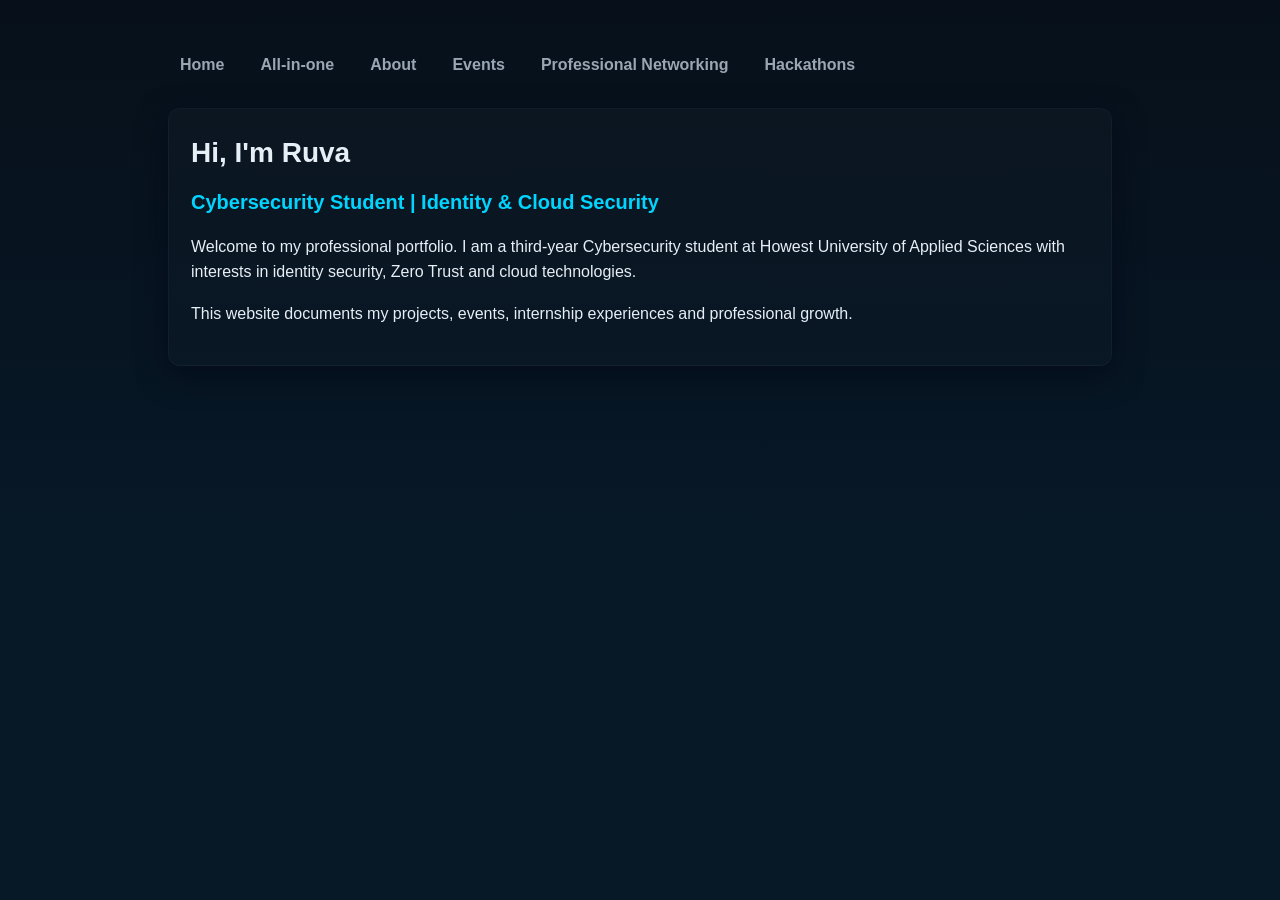
<file: index.html>
<!DOCTYPE html>
<html>

<head>
<meta charset="utf-8">
<title>Ruva Mabhiza | Cybersecurity Portfolio</title>
<meta name="viewport" content="width=device-width, initial-scale=1">
<link rel="stylesheet" href="assets/css/style.css">
</head>

<body>

<div class="container">

<nav>
<a href="index.html">Home</a>
<a href="all-in-one.html">All-in-one</a>
<a href="about.html">About</a>
<a href="events.html">Events</a>
<a href="networking.html">Professional Networking</a>
<a href="hackathons.html">Hackathons</a>
</nav>

<div class="card">

<h1>Hi, I'm Ruva</h1>

<h2>Cybersecurity Student | Identity & Cloud Security</h2>

<p>
Welcome to my professional portfolio.
I am a third-year Cybersecurity student at Howest University of Applied Sciences with interests in identity security, Zero Trust and cloud technologies.
</p>

<p>
This website documents my projects, events, internship experiences and professional growth.
</p>

</div>

<script src="assets/js/main.js"></script>
</div>

</body>

</html>
</file>
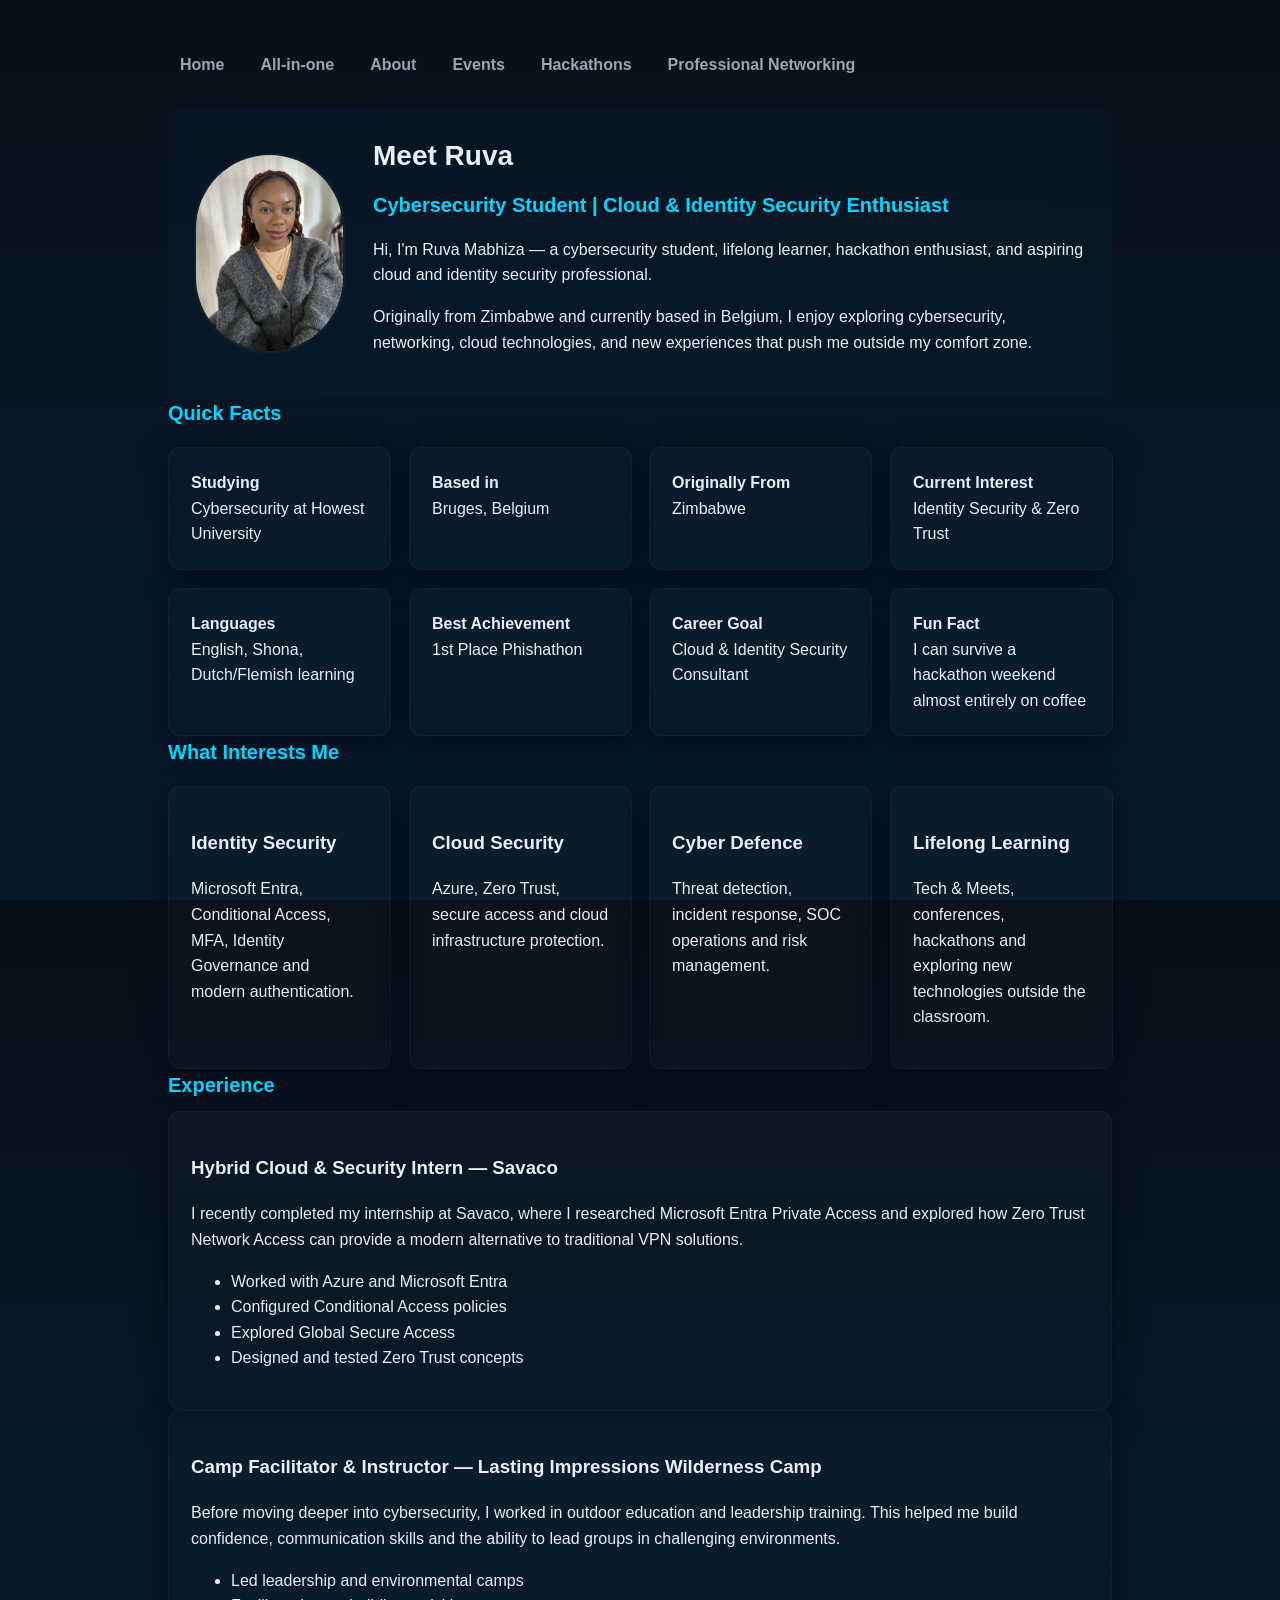
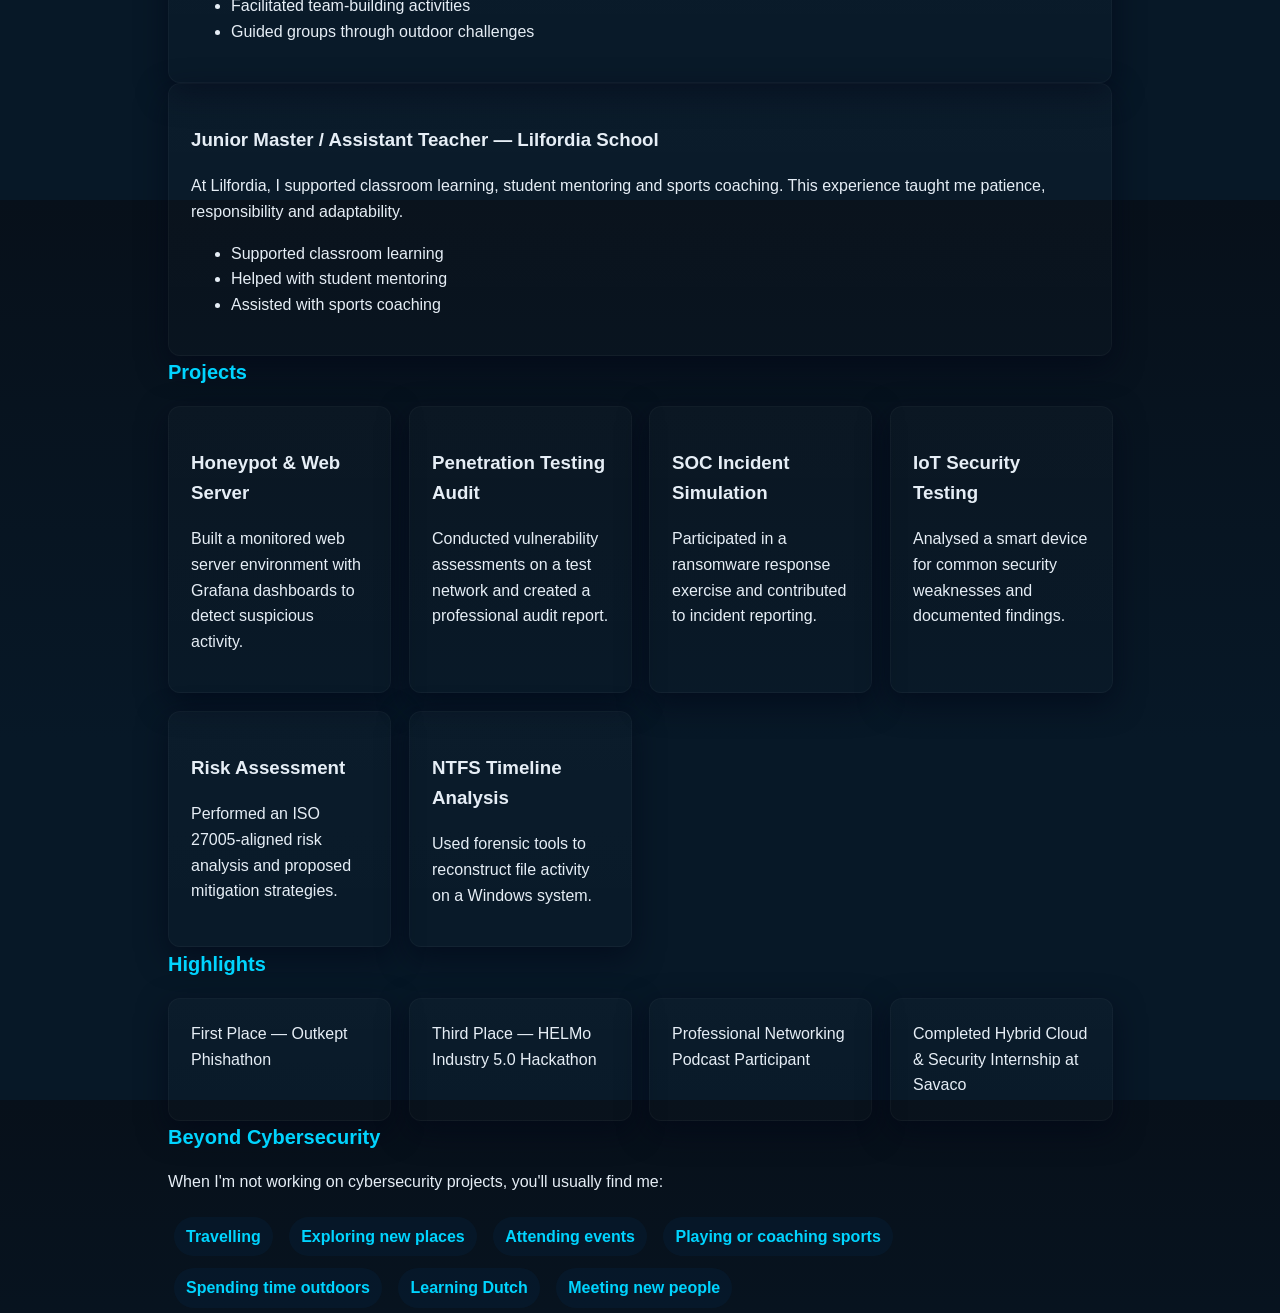
<file: about.html>
<!DOCTYPE html>
<html>

<head>
<meta charset="utf-8">
<title>About Me | Ruva Mabhiza</title>
<meta name="viewport" content="width=device-width, initial-scale=1">
<link rel="stylesheet" href="assets/css/style.css">
</head>

<body>

<div class="container">

<nav>
<a href="index.html">Home</a>
<a href="all-in-one.html">All-in-one</a>
<a href="about.html">About</a>
<a href="events.html">Events</a>
<a href="hackathons.html">Hackathons</a>
<a href="networking.html">Professional Networking</a>
</nav>

<section class="hero">
<img src="images/profile.jpg" alt="Photo of Ruva Mabhiza">

<div>
<h1>Meet Ruva</h1>
<h2>Cybersecurity Student | Cloud & Identity Security Enthusiast</h2>

<p>
Hi, I'm Ruva Mabhiza &mdash; a cybersecurity student, lifelong learner, hackathon enthusiast, and aspiring cloud and identity security professional.
</p>

<p>
Originally from Zimbabwe and currently based in Belgium, I enjoy exploring cybersecurity, networking, cloud technologies, and new experiences that push me outside my comfort zone.
</p>
</div>
</section>

<section class="section">
<h2>Quick Facts</h2>

<div class="grid">
<div class="card"><strong>Studying</strong><br>Cybersecurity at Howest University</div>
<div class="card"><strong>Based in</strong><br>Bruges, Belgium</div>
<div class="card"><strong>Originally From</strong><br>Zimbabwe</div>
<div class="card"><strong>Current Interest</strong><br>Identity Security & Zero Trust</div>
<div class="card"><strong>Languages</strong><br>English, Shona, Dutch/Flemish learning</div>
<div class="card"><strong>Best Achievement</strong><br>1st Place Phishathon</div>
<div class="card"><strong>Career Goal</strong><br>Cloud & Identity Security Consultant</div>
<div class="card"><strong>Fun Fact</strong><br>I can survive a hackathon weekend almost entirely on coffee</div>
</div>
</section>

<section class="section">
<h2>What Interests Me</h2>

<div class="grid">
<div class="card">
<h3>Identity Security</h3>
<p>Microsoft Entra, Conditional Access, MFA, Identity Governance and modern authentication.</p>
</div>

<div class="card">
<h3>Cloud Security</h3>
<p>Azure, Zero Trust, secure access and cloud infrastructure protection.</p>
</div>

<div class="card">
<h3>Cyber Defence</h3>
<p>Threat detection, incident response, SOC operations and risk management.</p>
</div>

<div class="card">
<h3>Lifelong Learning</h3>
<p>Tech & Meets, conferences, hackathons and exploring new technologies outside the classroom.</p>
</div>
</div>
</section>

<section class="section">
<h2>Experience</h2>

<div class="card">
<h3>Hybrid Cloud & Security Intern &mdash; Savaco</h3>
<p>
I recently completed my internship at Savaco, where I researched Microsoft Entra Private Access and explored how Zero Trust Network Access can provide a modern alternative to traditional VPN solutions.
</p>
<ul>
<li>Worked with Azure and Microsoft Entra</li>
<li>Configured Conditional Access policies</li>
<li>Explored Global Secure Access</li>
<li>Designed and tested Zero Trust concepts</li>
</ul>
</div>

<div class="card">
<h3>Camp Facilitator & Instructor &mdash; Lasting Impressions Wilderness Camp</h3>
<p>
Before moving deeper into cybersecurity, I worked in outdoor education and leadership training. This helped me build confidence, communication skills and the ability to lead groups in challenging environments.
</p>
<ul>
<li>Led leadership and environmental camps</li>
<li>Facilitated team-building activities</li>
<li>Guided groups through outdoor challenges</li>
</ul>
</div>

<div class="card">
<h3>Junior Master / Assistant Teacher &mdash; Lilfordia School</h3>
<p>
At Lilfordia, I supported classroom learning, student mentoring and sports coaching. This experience taught me patience, responsibility and adaptability.
</p>
<ul>
<li>Supported classroom learning</li>
<li>Helped with student mentoring</li>
<li>Assisted with sports coaching</li>
</ul>
</div>
</section>

<section class="section">
<h2>Projects</h2>

<div class="grid">
<div class="card">
<h3>Honeypot & Web Server</h3>
<p>Built a monitored web server environment with Grafana dashboards to detect suspicious activity.</p>
</div>

<div class="card">
<h3>Penetration Testing Audit</h3>
<p>Conducted vulnerability assessments on a test network and created a professional audit report.</p>
</div>

<div class="card">
<h3>SOC Incident Simulation</h3>
<p>Participated in a ransomware response exercise and contributed to incident reporting.</p>
</div>

<div class="card">
<h3>IoT Security Testing</h3>
<p>Analysed a smart device for common security weaknesses and documented findings.</p>
</div>

<div class="card">
<h3>Risk Assessment</h3>
<p>Performed an ISO 27005-aligned risk analysis and proposed mitigation strategies.</p>
</div>

<div class="card">
<h3>NTFS Timeline Analysis</h3>
<p>Used forensic tools to reconstruct file activity on a Windows system.</p>
</div>
</div>
</section>

<section class="section">
<h2>Highlights</h2>

<div class="grid">
<div class="card">First Place &mdash; Outkept Phishathon</div>
<div class="card">Third Place &mdash; HELMo Industry 5.0 Hackathon</div>
<div class="card">Professional Networking Podcast Participant</div>
<div class="card">Completed Hybrid Cloud & Security Internship at Savaco</div>
</div>
</section>

<section class="section">
<h2>Beyond Cybersecurity</h2>

<p>
When I'm not working on cybersecurity projects, you'll usually find me:
</p>

<span class="badge">Travelling</span>
<span class="badge">Exploring new places</span>
<span class="badge">Attending events</span>
<span class="badge">Playing or coaching sports</span>
<span class="badge">Spending time outdoors</span>
<span class="badge">Learning Dutch</span>
<span class="badge">Meeting new people</span>


<script src="assets/js/main.js"></script>
</div>

</body>
</html>
</file>
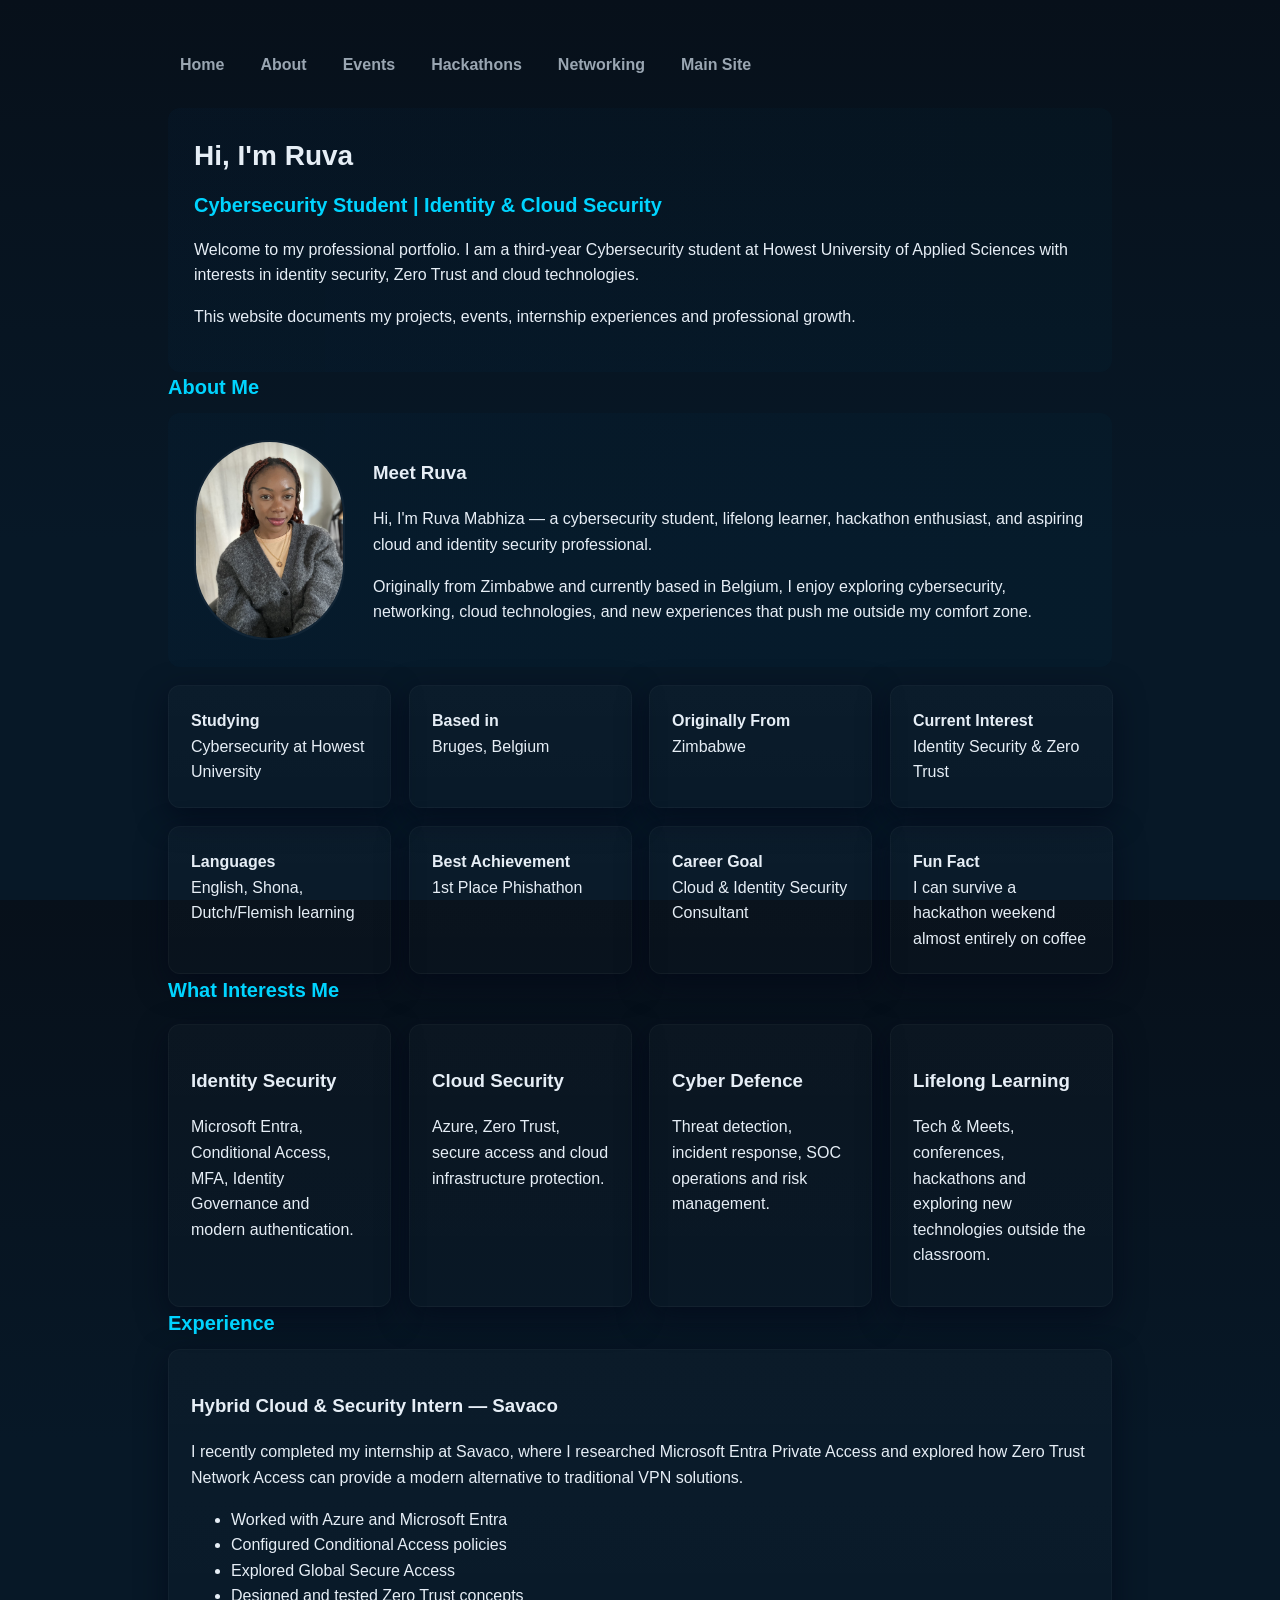
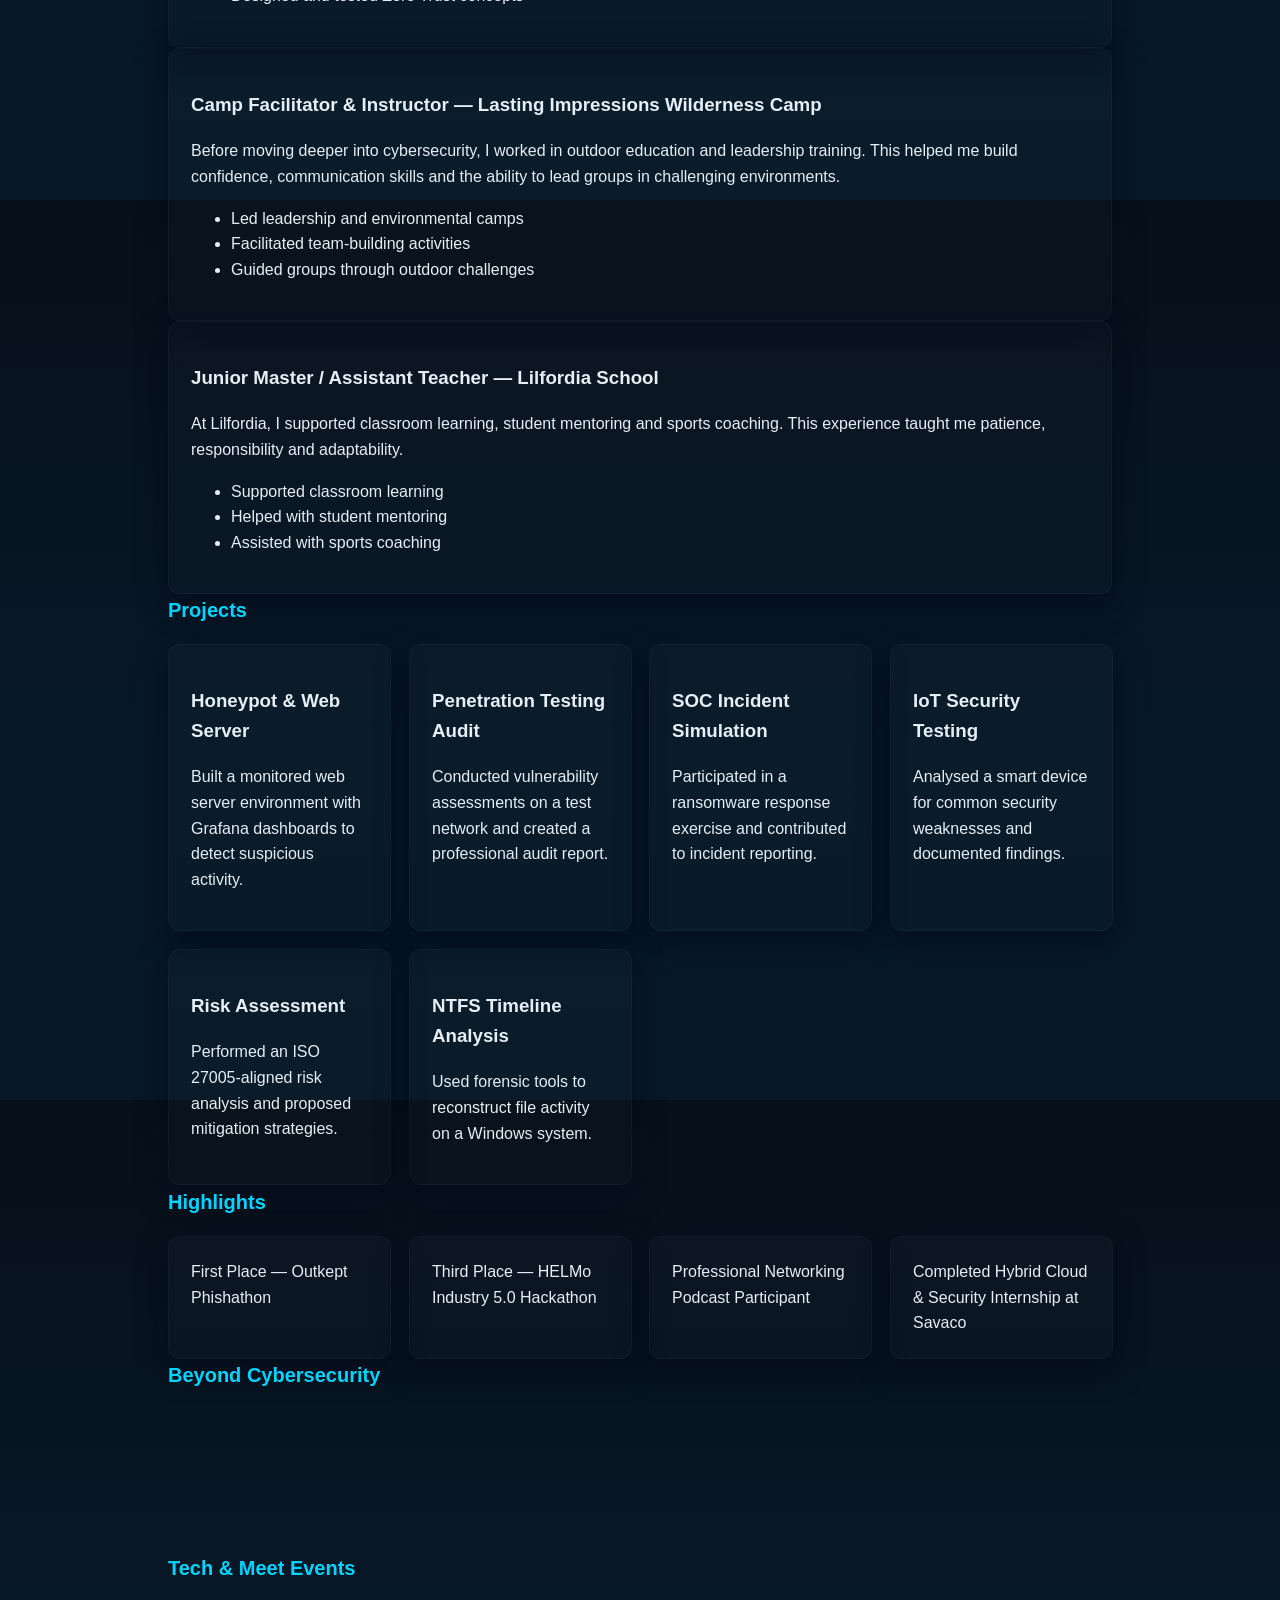
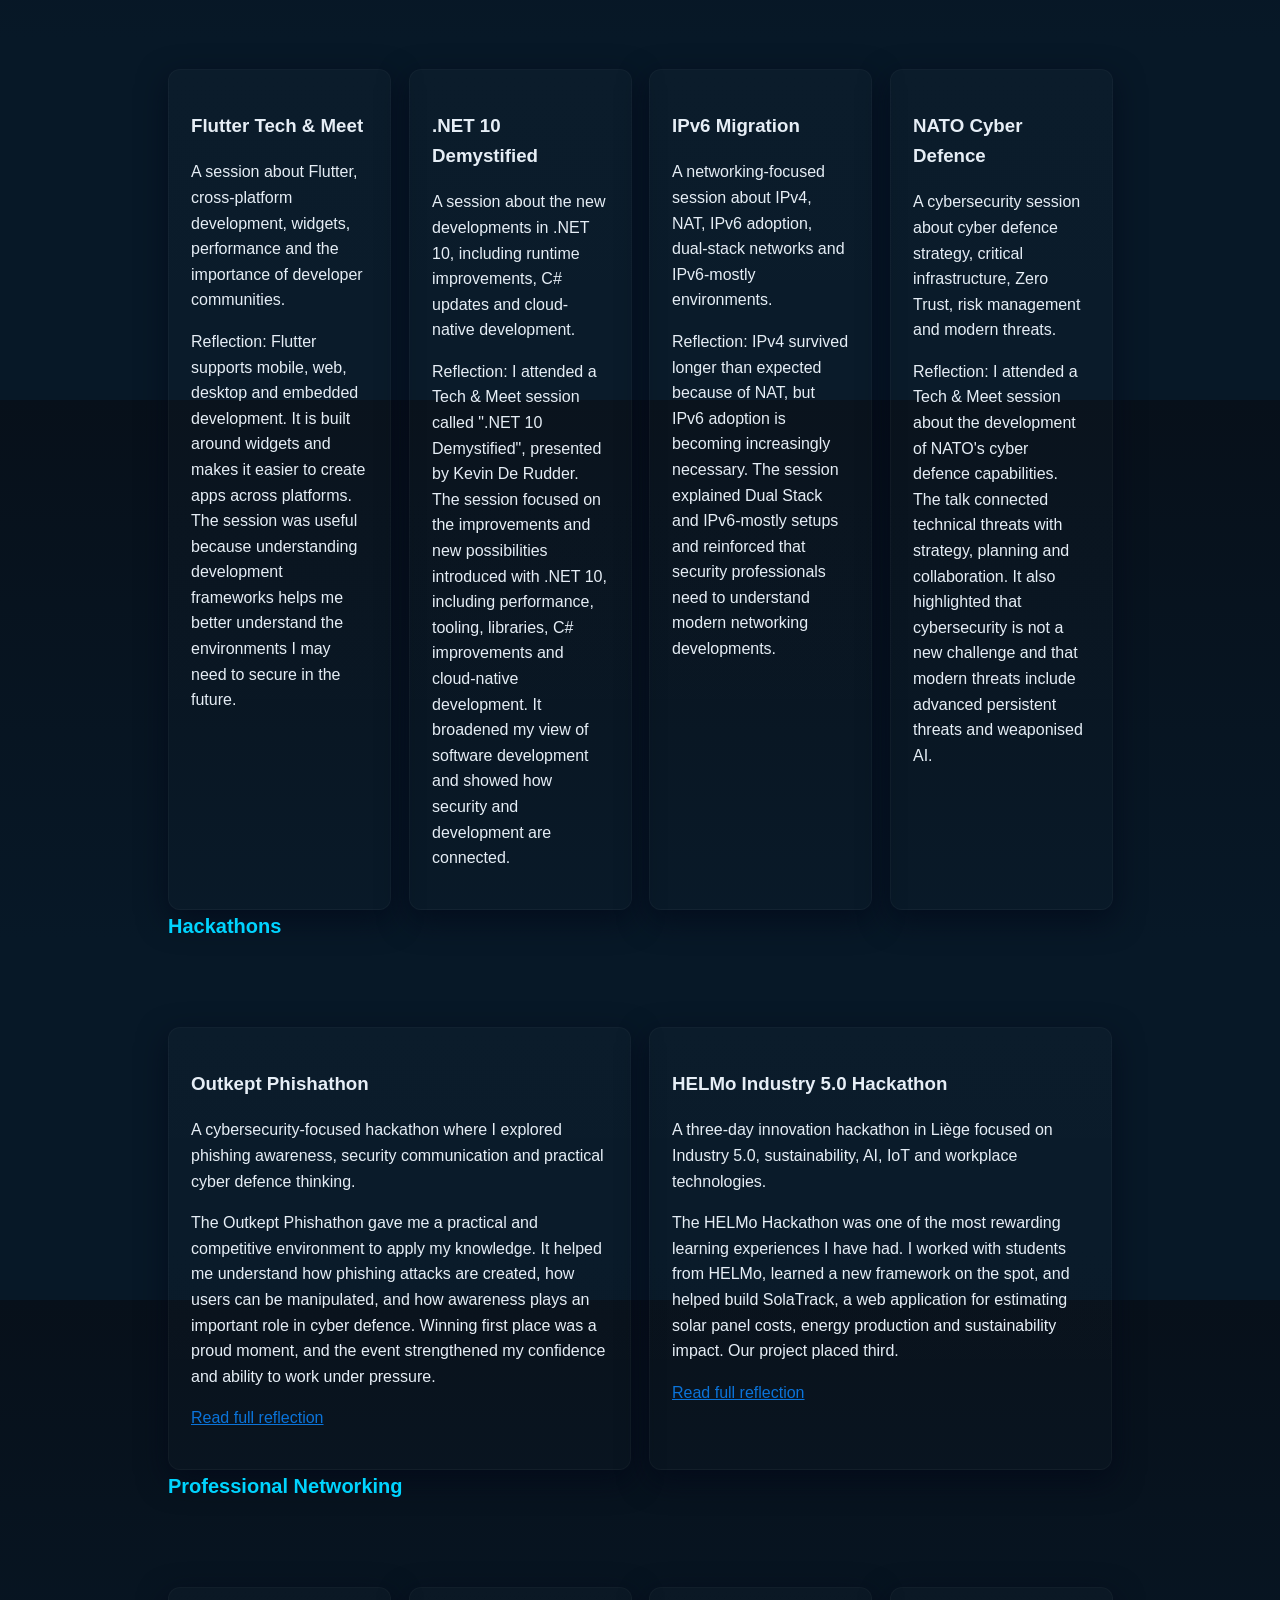
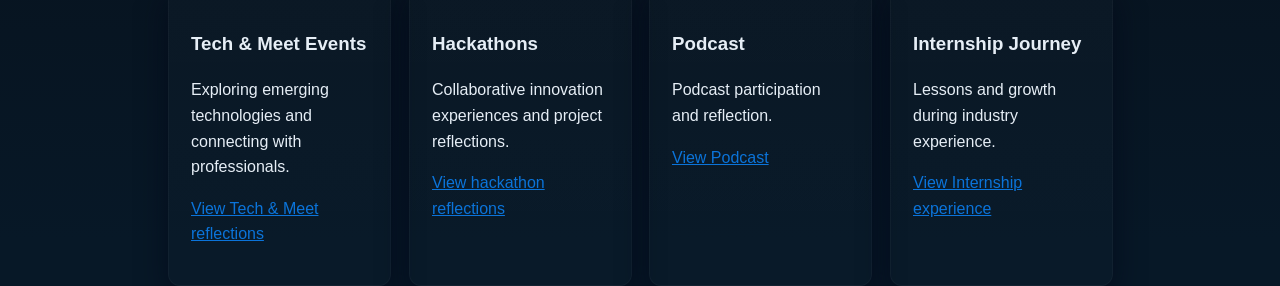
<file: all-in-one.html>
<!DOCTYPE html>
<html lang="en">
<head>
<meta charset="utf-8">
<meta name="viewport" content="width=device-width, initial-scale=1">
<title>Ruva Mabhiza | All-in-One Portfolio</title>
<link rel="stylesheet" href="assets/css/style.css">
</head>
<body>
<div class="container">
<nav>
<a href="#home">Home</a>
<a href="#about">About</a>
<a href="#events">Events</a>
<a href="#hackathons">Hackathons</a>
<a href="#networking">Networking</a>
<a href="index.html">Main Site</a>
</nav>

<section id="home" class="hero reveal">
<div>
<h1>Hi, I'm Ruva</h1>
<h2>Cybersecurity Student | Identity & Cloud Security</h2>
<p>
Welcome to my professional portfolio.
I am a third-year Cybersecurity student at Howest University of Applied Sciences with interests in identity security, Zero Trust and cloud technologies.
</p>
<p>
This website documents my projects, events, internship experiences and professional growth.
</p>
</div>
</section>

<section id="about" class="section">
<h2 class="reveal">About Me</h2>
<div class="hero reveal">
<img src="images/profile.jpg" alt="Photo of Ruva Mabhiza">
<div>
<h3>Meet Ruva</h3>
<p>
Hi, I'm Ruva Mabhiza &mdash; a cybersecurity student, lifelong learner, hackathon enthusiast, and aspiring cloud and identity security professional.
</p>
<p>
Originally from Zimbabwe and currently based in Belgium, I enjoy exploring cybersecurity, networking, cloud technologies, and new experiences that push me outside my comfort zone.
</p>
</div>
</div>

<div class="grid reveal">
<div class="card"><strong>Studying</strong><br>Cybersecurity at Howest University</div>
<div class="card"><strong>Based in</strong><br>Bruges, Belgium</div>
<div class="card"><strong>Originally From</strong><br>Zimbabwe</div>
<div class="card"><strong>Current Interest</strong><br>Identity Security & Zero Trust</div>
<div class="card"><strong>Languages</strong><br>English, Shona, Dutch/Flemish learning</div>
<div class="card"><strong>Best Achievement</strong><br>1st Place Phishathon</div>
<div class="card"><strong>Career Goal</strong><br>Cloud & Identity Security Consultant</div>
<div class="card"><strong>Fun Fact</strong><br>I can survive a hackathon weekend almost entirely on coffee</div>
</div>

<div class="section">
<h2 class="reveal">What Interests Me</h2>
<div class="grid">
<div class="card reveal">
<h3>Identity Security</h3>
<p>Microsoft Entra, Conditional Access, MFA, Identity Governance and modern authentication.</p>
</div>
<div class="card reveal">
<h3>Cloud Security</h3>
<p>Azure, Zero Trust, secure access and cloud infrastructure protection.</p>
</div>
<div class="card reveal">
<h3>Cyber Defence</h3>
<p>Threat detection, incident response, SOC operations and risk management.</p>
</div>
<div class="card reveal">
<h3>Lifelong Learning</h3>
<p>Tech & Meets, conferences, hackathons and exploring new technologies outside the classroom.</p>
</div>
</div>
</div>

<div class="section">
<h2 class="reveal">Experience</h2>
<div class="card reveal">
<h3>Hybrid Cloud & Security Intern &mdash; Savaco</h3>
<p>
I recently completed my internship at Savaco, where I researched Microsoft Entra Private Access and explored how Zero Trust Network Access can provide a modern alternative to traditional VPN solutions.
</p>
<ul>
<li>Worked with Azure and Microsoft Entra</li>
<li>Configured Conditional Access policies</li>
<li>Explored Global Secure Access</li>
<li>Designed and tested Zero Trust concepts</li>
</ul>
</div>
<div class="card reveal">
<h3>Camp Facilitator & Instructor &mdash; Lasting Impressions Wilderness Camp</h3>
<p>
Before moving deeper into cybersecurity, I worked in outdoor education and leadership training. This helped me build confidence, communication skills and the ability to lead groups in challenging environments.
</p>
<ul>
<li>Led leadership and environmental camps</li>
<li>Facilitated team-building activities</li>
<li>Guided groups through outdoor challenges</li>
</ul>
</div>
<div class="card reveal">
<h3>Junior Master / Assistant Teacher &mdash; Lilfordia School</h3>
<p>
At Lilfordia, I supported classroom learning, student mentoring and sports coaching. This experience taught me patience, responsibility and adaptability.
</p>
<ul>
<li>Supported classroom learning</li>
<li>Helped with student mentoring</li>
<li>Assisted with sports coaching</li>
</ul>
</div>
</div>

<div class="section">
<h2 class="reveal">Projects</h2>
<div class="grid">
<div class="card reveal">
<h3>Honeypot & Web Server</h3>
<p>Built a monitored web server environment with Grafana dashboards to detect suspicious activity.</p>
</div>
<div class="card reveal">
<h3>Penetration Testing Audit</h3>
<p>Conducted vulnerability assessments on a test network and created a professional audit report.</p>
</div>
<div class="card reveal">
<h3>SOC Incident Simulation</h3>
<p>Participated in a ransomware response exercise and contributed to incident reporting.</p>
</div>
<div class="card reveal">
<h3>IoT Security Testing</h3>
<p>Analysed a smart device for common security weaknesses and documented findings.</p>
</div>
<div class="card reveal">
<h3>Risk Assessment</h3>
<p>Performed an ISO 27005-aligned risk analysis and proposed mitigation strategies.</p>
</div>
<div class="card reveal">
<h3>NTFS Timeline Analysis</h3>
<p>Used forensic tools to reconstruct file activity on a Windows system.</p>
</div>
</div>
</div>

<div class="section">
<h2 class="reveal">Highlights</h2>
<div class="grid reveal">
<div class="card">First Place &mdash; Outkept Phishathon</div>
<div class="card">Third Place &mdash; HELMo Industry 5.0 Hackathon</div>
<div class="card">Professional Networking Podcast Participant</div>
<div class="card">Completed Hybrid Cloud & Security Internship at Savaco</div>
</div>
</div>

<div class="section">
<h2 class="reveal">Beyond Cybersecurity</h2>
<p class="reveal">When I'm not working on cybersecurity projects, you'll usually find me:</p>
<div class="reveal">
<span class="badge">Travelling</span>
<span class="badge">Exploring new places</span>
<span class="badge">Attending events</span>
<span class="badge">Playing or coaching sports</span>
<span class="badge">Spending time outdoors</span>
<span class="badge">Learning Dutch</span>
<span class="badge">Meeting new people</span>
</div>
</div>
</section>

<section id="events" class="section">
<h2 class="reveal">Tech & Meet Events</h2>
<p class="reveal">
This page gives an overview of the Tech & Meet sessions I attended as part of my Professional Networking portfolio. Each event helped me explore a different area of IT, cybersecurity, networking, or software development.
</p>
<div class="grid">
<div class="card reveal">
<h3>Flutter Tech & Meet</h3>
<p>A session about Flutter, cross-platform development, widgets, performance and the importance of developer communities.</p>
<p>Reflection: Flutter supports mobile, web, desktop and embedded development. It is built around widgets and makes it easier to create apps across platforms. The session was useful because understanding development frameworks helps me better understand the environments I may need to secure in the future.</p>
</div>
<div class="card reveal">
<h3>.NET 10 Demystified</h3>
<p>A session about the new developments in .NET 10, including runtime improvements, C# updates and cloud-native development.</p>
<p>Reflection: I attended a Tech & Meet session called ".NET 10 Demystified", presented by Kevin De Rudder. The session focused on the improvements and new possibilities introduced with .NET 10, including performance, tooling, libraries, C# improvements and cloud-native development. It broadened my view of software development and showed how security and development are connected.</p>
</div>
<div class="card reveal">
<h3>IPv6 Migration</h3>
<p>A networking-focused session about IPv4, NAT, IPv6 adoption, dual-stack networks and IPv6-mostly environments.</p>
<p>Reflection: IPv4 survived longer than expected because of NAT, but IPv6 adoption is becoming increasingly necessary. The session explained Dual Stack and IPv6-mostly setups and reinforced that security professionals need to understand modern networking developments.</p>
</div>
<div class="card reveal">
<h3>NATO Cyber Defence</h3>
<p>A cybersecurity session about cyber defence strategy, critical infrastructure, Zero Trust, risk management and modern threats.</p>
<p>Reflection: I attended a Tech & Meet session about the development of NATO's cyber defence capabilities. The talk connected technical threats with strategy, planning and collaboration. It also highlighted that cybersecurity is not a new challenge and that modern threats include advanced persistent threats and weaponised AI.</p>
</div>
</div>
</section>

<section id="hackathons" class="section">
<h2 class="reveal">Hackathons</h2>
<p class="reveal">
This page documents hackathons I participated in as part of my professional growth. These experiences helped me develop teamwork, creativity, communication, problem-solving and technical skills under time pressure.
</p>
<div class="grid">
<div class="card reveal">
<h3>Outkept Phishathon</h3>
<p>
A cybersecurity-focused hackathon where I explored phishing awareness, security communication and practical cyber defence thinking.
</p>
<p>
The Outkept Phishathon gave me a practical and competitive environment to apply my knowledge. It helped me understand how phishing attacks are created, how users can be manipulated, and how awareness plays an important role in cyber defence. Winning first place was a proud moment, and the event strengthened my confidence and ability to work under pressure.
</p>
<p><a href="phishathon.html">Read full reflection</a></p>
</div>
<div class="card reveal">
<h3>HELMo Industry 5.0 Hackathon</h3>
<p>
A three-day innovation hackathon in Liège focused on Industry 5.0, sustainability, AI, IoT and workplace technologies.
</p>
<p>
The HELMo Hackathon was one of the most rewarding learning experiences I have had. I worked with students from HELMo, learned a new framework on the spot, and helped build SolaTrack, a web application for estimating solar panel costs, energy production and sustainability impact. Our project placed third.
</p>
<p><a href="helmo-hackathon.html">Read full reflection</a></p>
</div>
</div>
</section>

<section id="networking" class="section">
<h2 class="reveal">Professional Networking</h2>
<p class="reveal">
This section documents events, hackathons, industry experiences and extracurricular activities completed throughout the Professional Networking module.
</p>
<div class="grid">
<div class="card reveal">
<h3>Tech & Meet Events</h3>
<p>Exploring emerging technologies and connecting with professionals.</p>
<p><a href="events.html">View Tech & Meet reflections</a></p>
</div>
<div class="card reveal">
<h3>Hackathons</h3>
<p>Collaborative innovation experiences and project reflections.</p>
<p><a href="hackathons.html">View hackathon reflections</a></p>
</div>
<div class="card reveal">
<h3>Podcast</h3>
<p>Podcast participation and reflection.</p>
<p><a href="https://open.spotify.com/episode/7Dmo9uKSsc4mis1ReJtAm8?si=hdNB8W_BTPOSrt_TTOTvhQ" target="_blank">View Podcast</a></p>
</div>
<div class="card reveal">
<h3>Internship Journey</h3>
<p>Lessons and growth during industry experience.</p>
<p><a href="https://www.linkedin.com/posts/ruvarashe-mabhiza_last-week-i-wrapped-up-my-internship-at-activity-7458168931854307329-TcMK?utm_source=share&utm_medium=member_desktop&rcm=ACoAADZi1asBGDJPBAZfHiiNHUAujslJ48XlD4U" target="_blank">View Internship experience</a></p>
</div>
</div>
</section>

<script src="assets/js/main.js"></script>
</div>
</body>
</html>
</file>
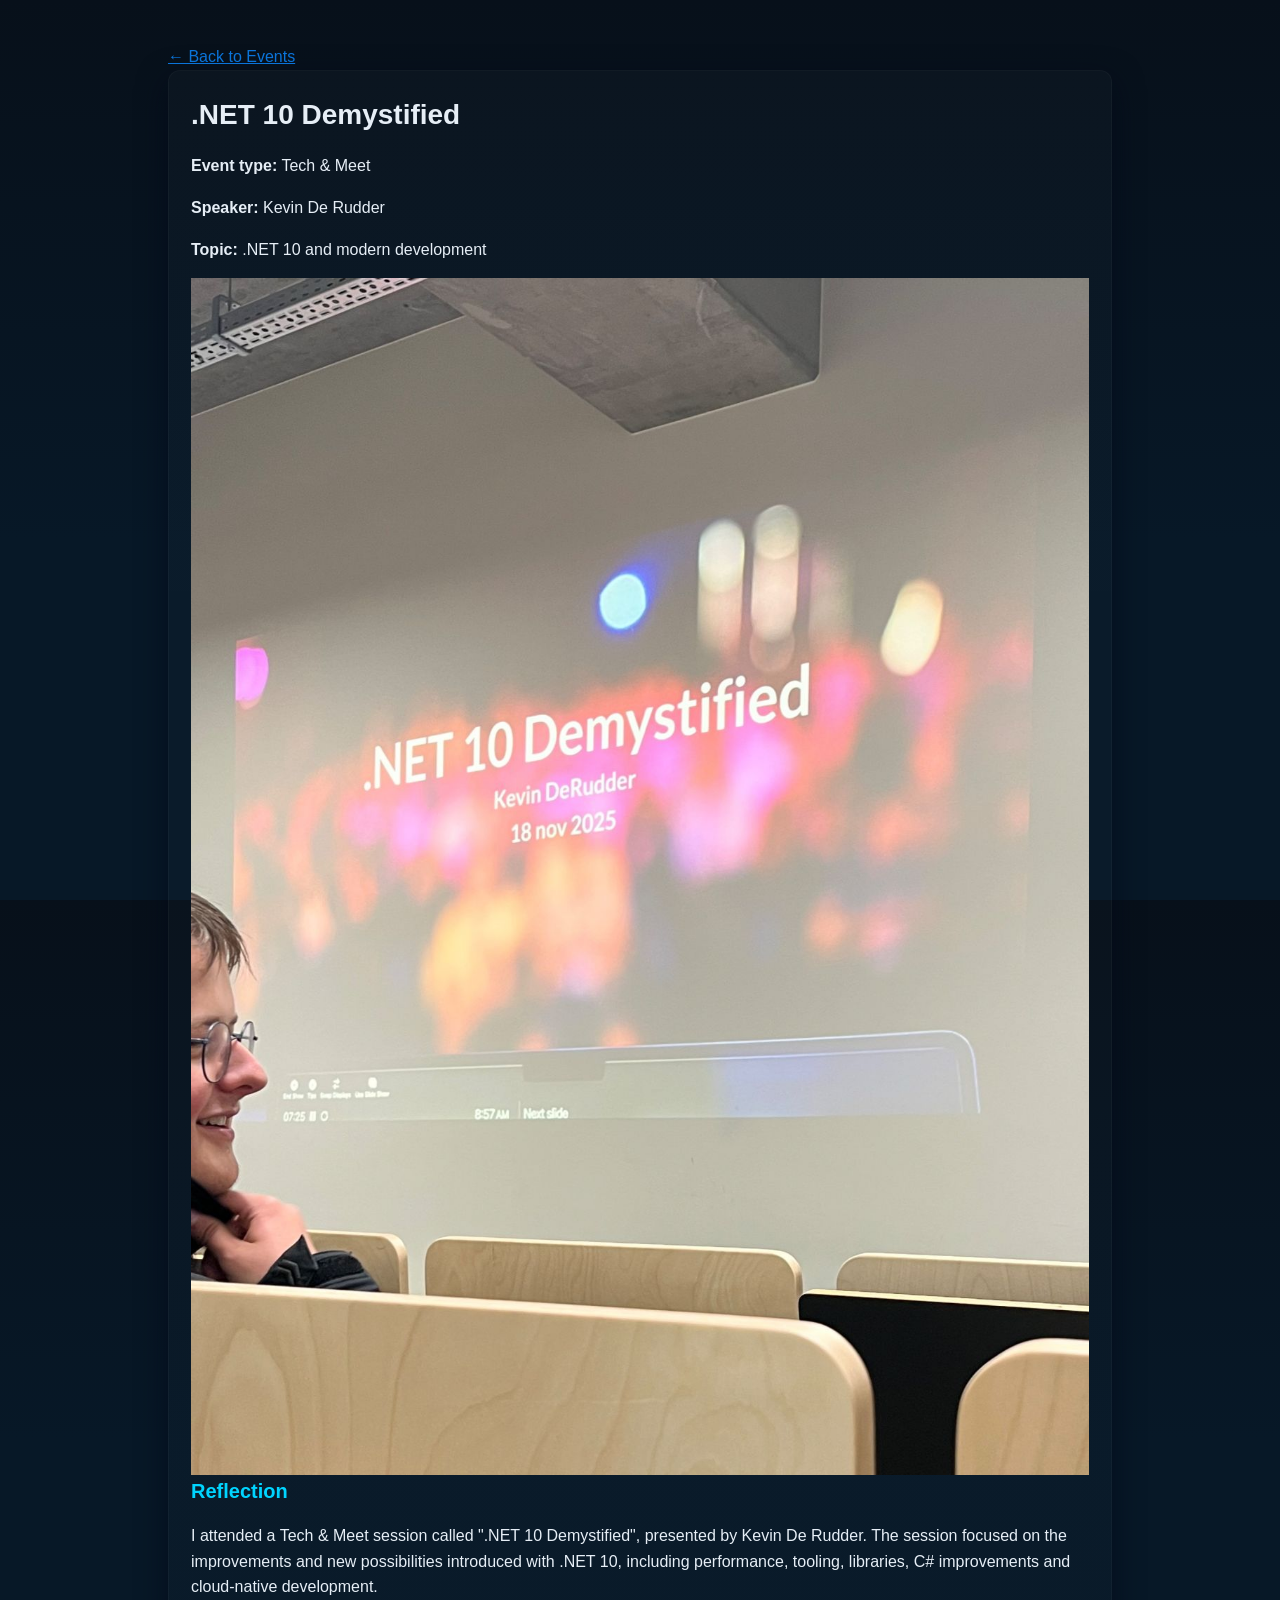
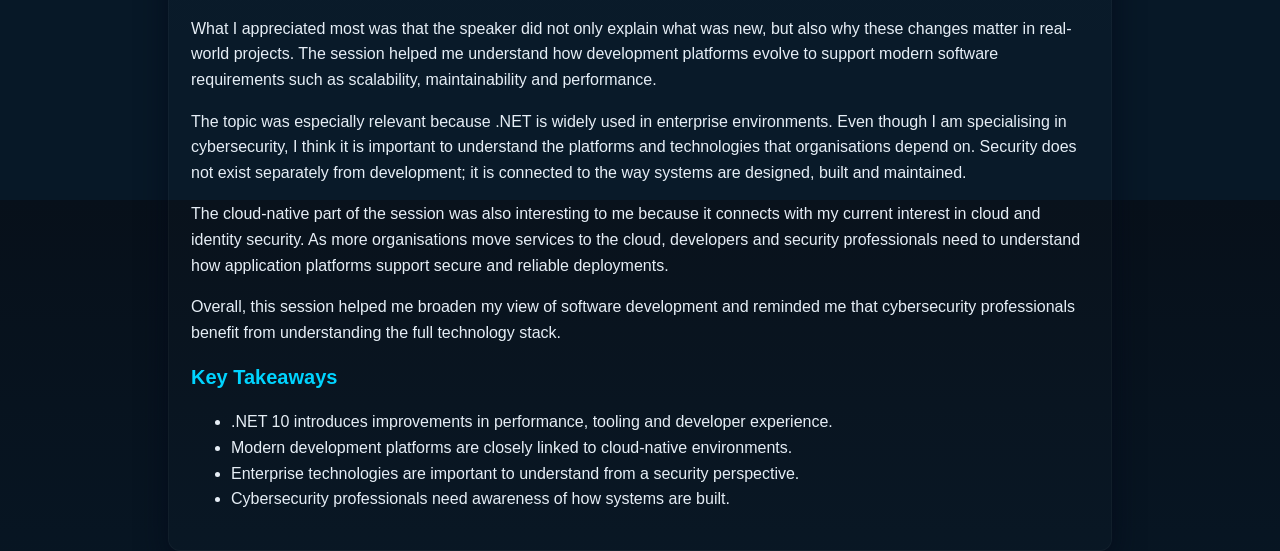
<file: dotnet-techmeet.html>
<!DOCTYPE html>
<html>

<head>
<meta charset="utf-8">
<title>.NET 10 Demystified</title>
<meta name="viewport" content="width=device-width, initial-scale=1">
<link rel="stylesheet" href="assets/css/style.css">
</head>

<body>

<div class="container">

<a href="events.html">← Back to Events</a>

<div class="card">

<h1>.NET 10 Demystified</h1>

<p><strong>Event type:</strong> Tech & Meet</p>
<p><strong>Speaker:</strong> Kevin De Rudder</p>
<p><strong>Topic:</strong> .NET 10 and modern development</p>

<img src="images/dotnet.jpg" alt="Photo from .NET 10 Tech & Meet">

<h2>Reflection</h2>

<p>
I attended a Tech & Meet session called ".NET 10 Demystified", presented by Kevin De Rudder. The session focused on the improvements and new possibilities introduced with .NET 10, including performance, tooling, libraries, C# improvements and cloud-native development.
</p>

<p>
What I appreciated most was that the speaker did not only explain what was new, but also why these changes matter in real-world projects. The session helped me understand how development platforms evolve to support modern software requirements such as scalability, maintainability and performance.
</p>

<p>
The topic was especially relevant because .NET is widely used in enterprise environments. Even though I am specialising in cybersecurity, I think it is important to understand the platforms and technologies that organisations depend on. Security does not exist separately from development; it is connected to the way systems are designed, built and maintained.
</p>

<p>
The cloud-native part of the session was also interesting to me because it connects with my current interest in cloud and identity security. As more organisations move services to the cloud, developers and security professionals need to understand how application platforms support secure and reliable deployments.
</p>

<p>
Overall, this session helped me broaden my view of software development and reminded me that cybersecurity professionals benefit from understanding the full technology stack.
</p>

<h2>Key Takeaways</h2>
<ul>
<li>.NET 10 introduces improvements in performance, tooling and developer experience.</li>
<li>Modern development platforms are closely linked to cloud-native environments.</li>
<li>Enterprise technologies are important to understand from a security perspective.</li>
<li>Cybersecurity professionals need awareness of how systems are built.</li>
</ul>

</div>

</body>
</html>
</file>
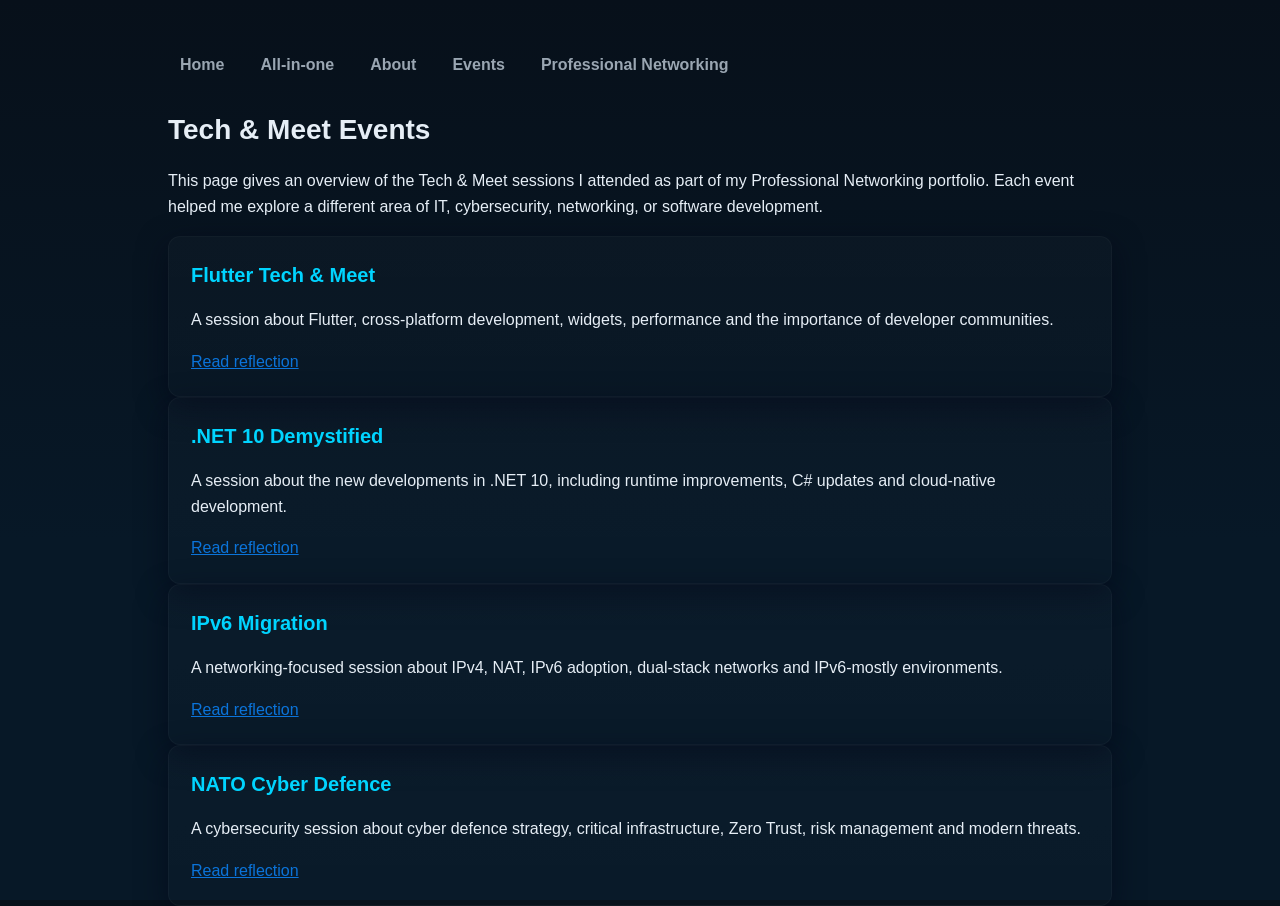
<file: events.html>
<!DOCTYPE html>
<html>

<head>
<meta charset="utf-8">
<title>Events | Ruva Mabhiza</title>
<meta name="viewport" content="width=device-width, initial-scale=1">
<link rel="stylesheet" href="assets/css/style.css">
</head>

<body>

<div class="container">

<nav>
<a href="index.html">Home</a>
<a href="all-in-one.html">All-in-one</a>
<a href="about.html">About</a>
<a href="events.html">Events</a>
<a href="networking.html">Professional Networking</a>
</nav>

<h1>Tech & Meet Events</h1>

<p>
This page gives an overview of the Tech & Meet sessions I attended as part of my Professional Networking portfolio. Each event helped me explore a different area of IT, cybersecurity, networking, or software development.
</p>

<div class="card">
<h2>Flutter Tech & Meet</h2>
<p>A session about Flutter, cross-platform development, widgets, performance and the importance of developer communities.</p>
<a href="flutter-techmeet.html">Read reflection</a>
</div>

<div class="card">
<h2>.NET 10 Demystified</h2>
<p>A session about the new developments in .NET 10, including runtime improvements, C# updates and cloud-native development.</p>
<a href="dotnet-techmeet.html">Read reflection</a>
</div>

<div class="card">
<h2>IPv6 Migration</h2>
<p>A networking-focused session about IPv4, NAT, IPv6 adoption, dual-stack networks and IPv6-mostly environments.</p>
<a href="ipv6-techmeet.html">Read reflection</a>
</div>

<div class="card">
<h2>NATO Cyber Defence</h2>
<p>A cybersecurity session about cyber defence strategy, critical infrastructure, Zero Trust, risk management and modern threats.</p>
<a href="nato-cyber-defence.html">Read reflection</a>
</div>

<script src="assets/js/main.js"></script>
</div>

</body>
</html>
</file>
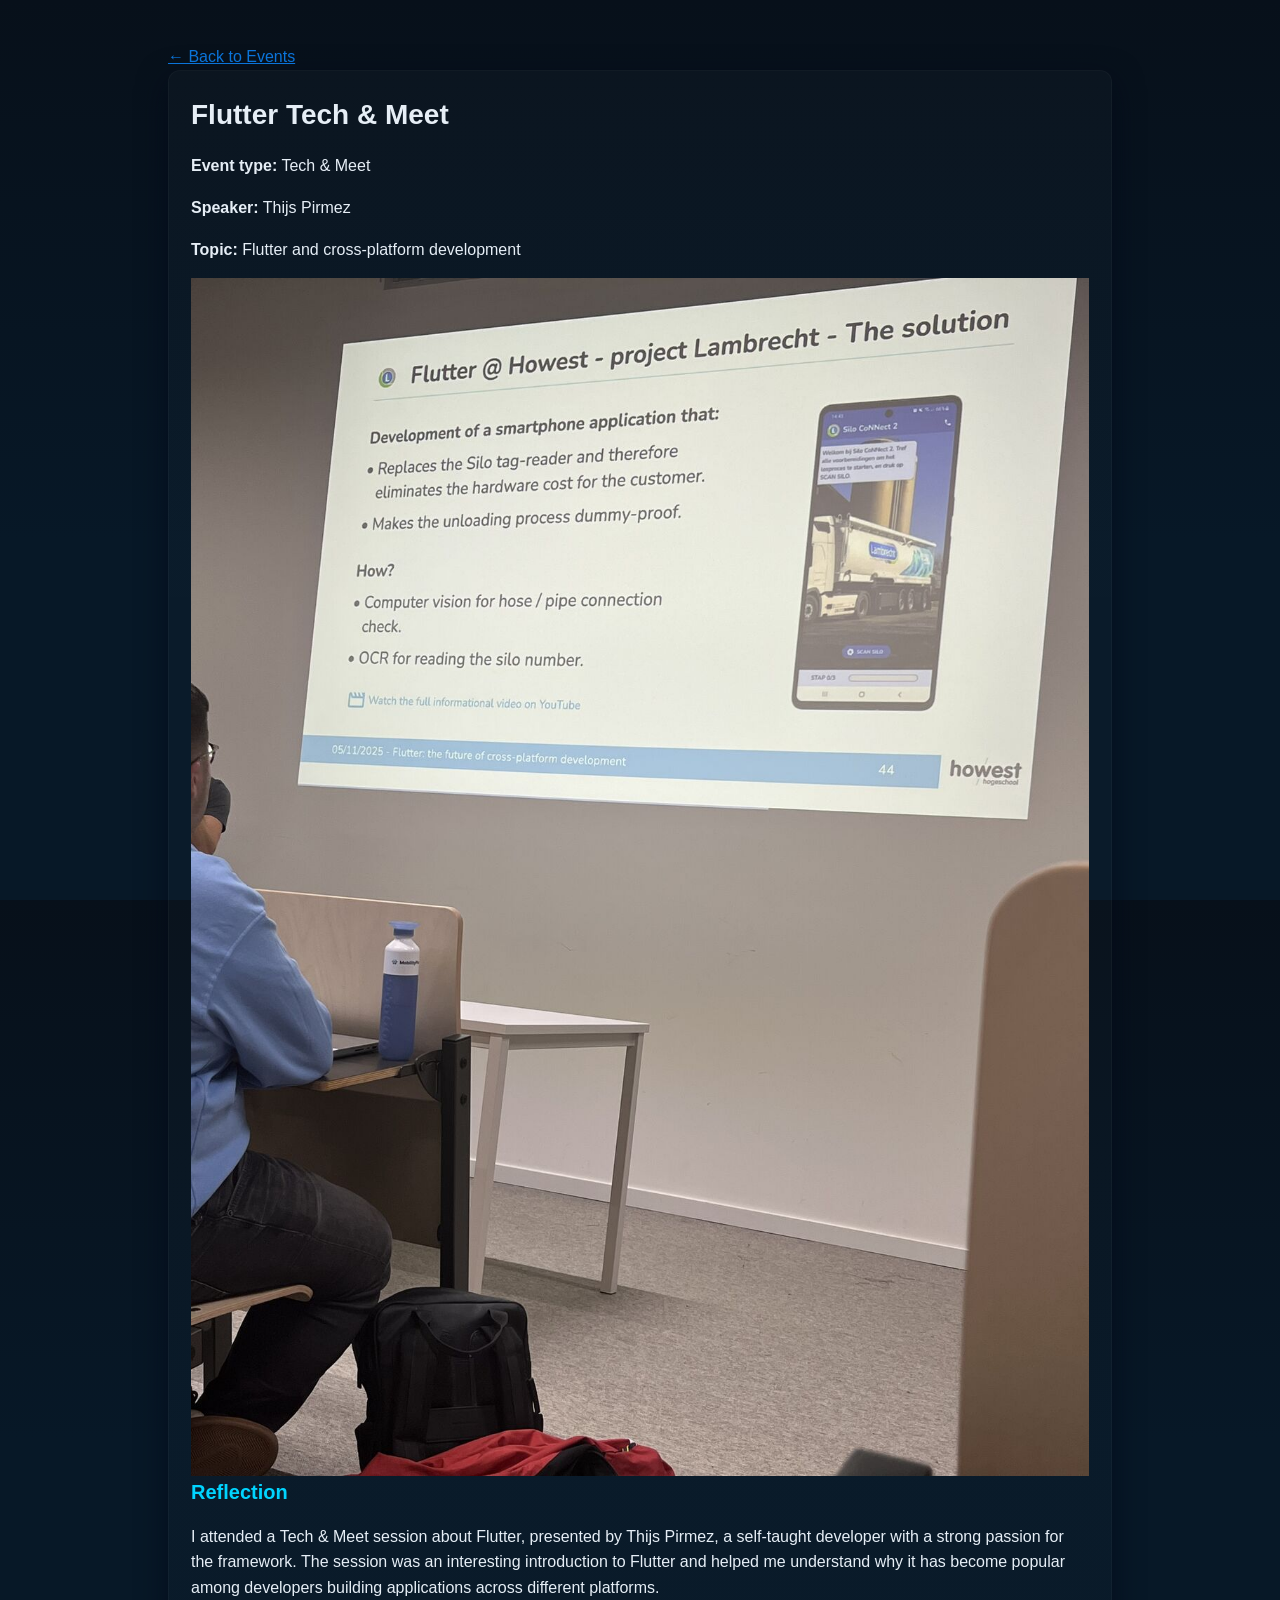
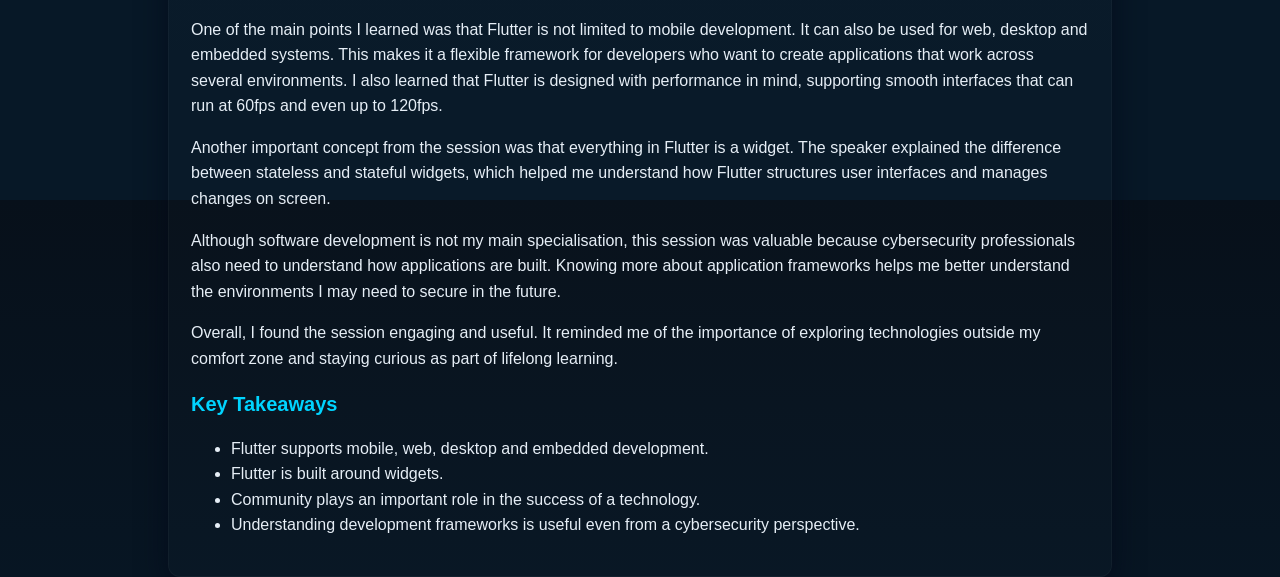
<file: flutter-techmeet.html>
<!DOCTYPE html>
<html>

<head>
<meta charset="utf-8">
<title>Flutter Tech & Meet</title>
<meta name="viewport" content="width=device-width, initial-scale=1">
<link rel="stylesheet" href="assets/css/style.css">
</head>

<body>

<div class="container">

<a href="events.html">← Back to Events</a>

<div class="card">

<h1>Flutter Tech & Meet</h1>

<p><strong>Event type:</strong> Tech & Meet</p>
<p><strong>Speaker:</strong> Thijs Pirmez</p>
<p><strong>Topic:</strong> Flutter and cross-platform development</p>

<img src="images/flutter.jpg" alt="Photo from Flutter Tech & Meet">

<h2>Reflection</h2>

<p>
I attended a Tech & Meet session about Flutter, presented by Thijs Pirmez, a self-taught developer with a strong passion for the framework. The session was an interesting introduction to Flutter and helped me understand why it has become popular among developers building applications across different platforms.
</p>

<p>
One of the main points I learned was that Flutter is not limited to mobile development. It can also be used for web, desktop and embedded systems. This makes it a flexible framework for developers who want to create applications that work across several environments. I also learned that Flutter is designed with performance in mind, supporting smooth interfaces that can run at 60fps and even up to 120fps.
</p>

<p>
Another important concept from the session was that everything in Flutter is a widget. The speaker explained the difference between stateless and stateful widgets, which helped me understand how Flutter structures user interfaces and manages changes on screen.
</p>

<p>
Although software development is not my main specialisation, this session was valuable because cybersecurity professionals also need to understand how applications are built. Knowing more about application frameworks helps me better understand the environments I may need to secure in the future.
</p>

<p>
Overall, I found the session engaging and useful. It reminded me of the importance of exploring technologies outside my comfort zone and staying curious as part of lifelong learning.
</p>

<h2>Key Takeaways</h2>
<ul>
<li>Flutter supports mobile, web, desktop and embedded development.</li>
<li>Flutter is built around widgets.</li>
<li>Community plays an important role in the success of a technology.</li>
<li>Understanding development frameworks is useful even from a cybersecurity perspective.</li>
</ul>

</div>

</body>
</html>
</file>
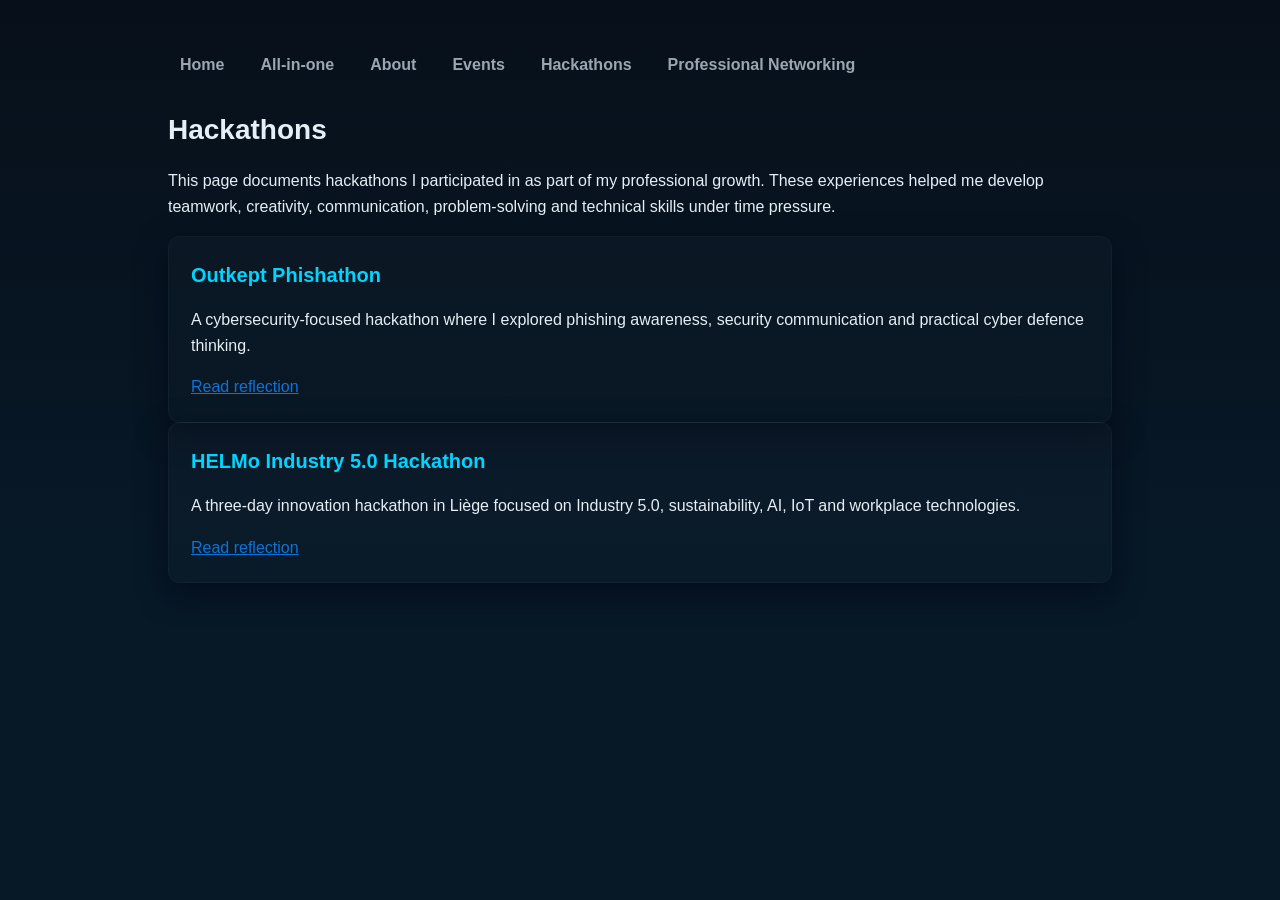
<file: hackathons.html>
<!DOCTYPE html>
<html>

<head>
<meta charset="utf-8">
<title>Hackathons | Ruva Mabhiza</title>
<meta name="viewport" content="width=device-width, initial-scale=1">
<link rel="stylesheet" href="assets/css/style.css">
</head>

<body>

<div class="container">

<nav>
<a href="index.html">Home</a>
<a href="all-in-one.html">All-in-one</a>
<a href="about.html">About</a>
<a href="events.html">Events</a>
<a href="hackathons.html">Hackathons</a>
<a href="networking.html">Professional Networking</a>
</nav>

<h1>Hackathons</h1>

<p>
This page documents hackathons I participated in as part of my professional growth. These experiences helped me develop teamwork, creativity, communication, problem-solving and technical skills under time pressure.
</p>

<div class="card">
<h2>Outkept Phishathon</h2>
<p>
A cybersecurity-focused hackathon where I explored phishing awareness, security communication and practical cyber defence thinking.
</p>
<a href="phishathon.html">Read reflection</a>
</div>

<div class="card">
<h2>HELMo Industry 5.0 Hackathon</h2>
<p>
A three-day innovation hackathon in Liège focused on Industry 5.0, sustainability, AI, IoT and workplace technologies.
</p>
<a href="helmo-hackathon.html">Read reflection</a>
</div>

<script src="assets/js/main.js"></script>
</div>

</body>
</html>
</file>
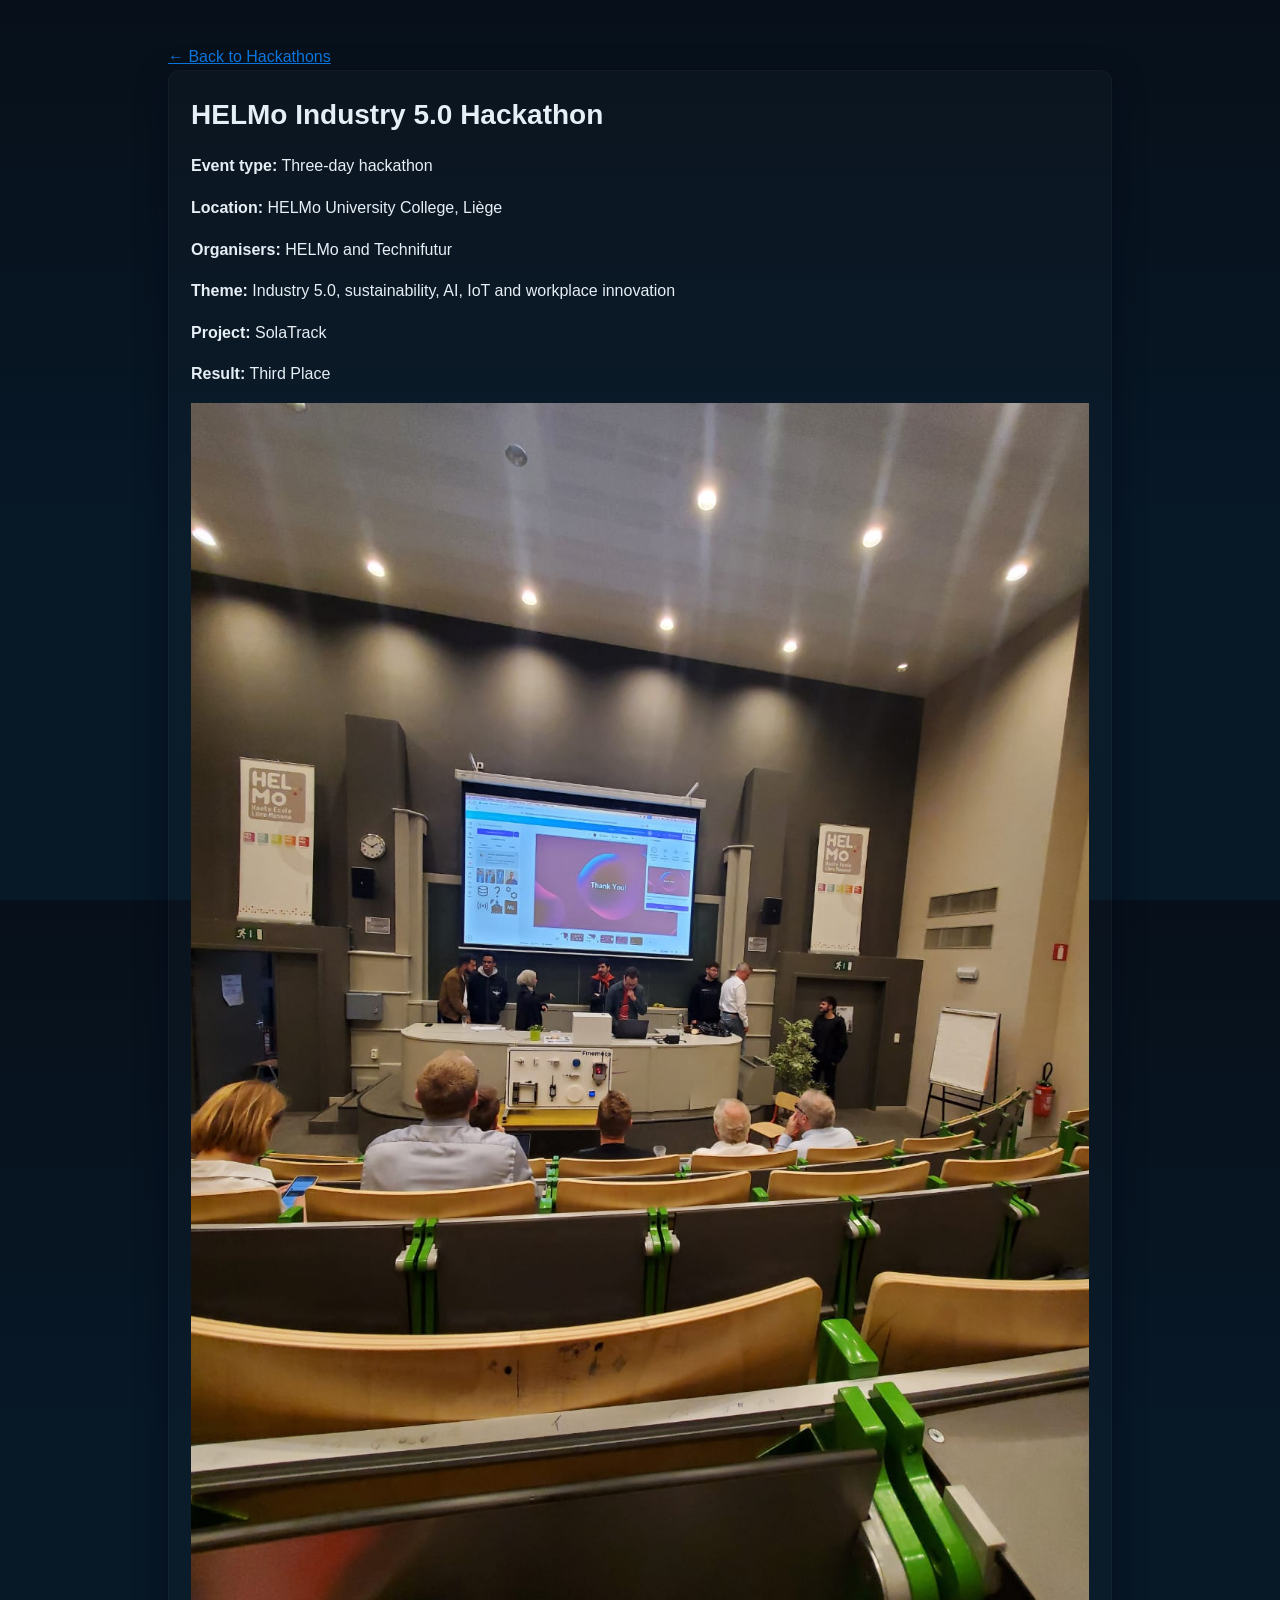
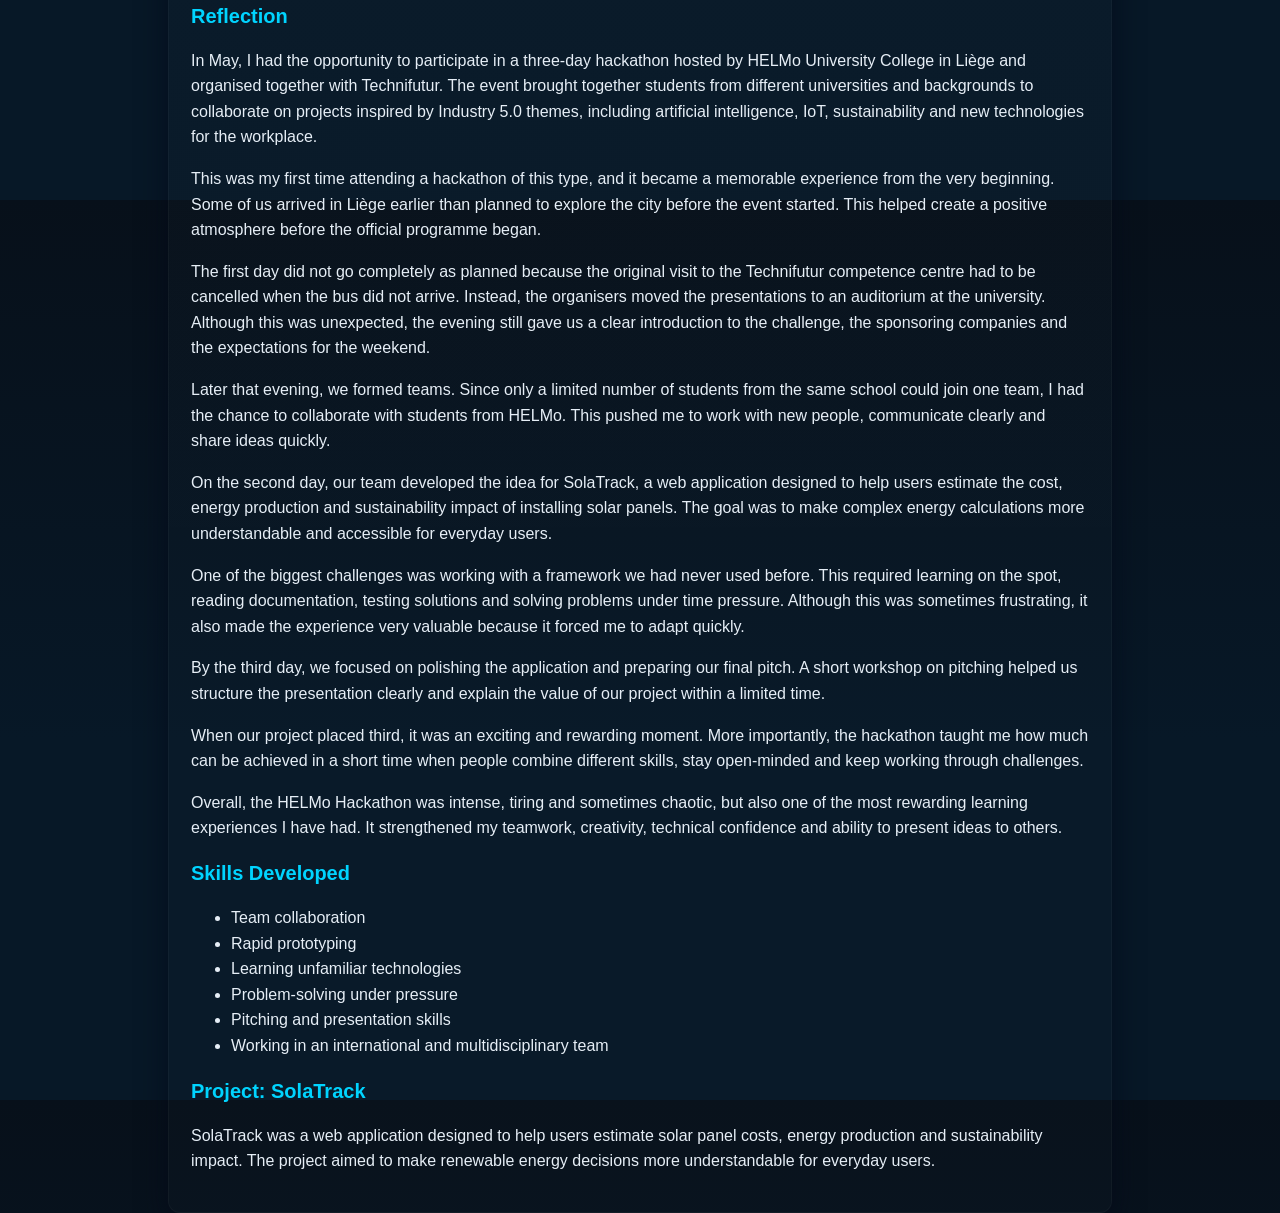
<file: helmo-hackathon.html>
<!DOCTYPE html>
<html>

<head>
<meta charset="utf-8">
<title>HELMo Industry 5.0 Hackathon</title>
<meta name="viewport" content="width=device-width, initial-scale=1">
<link rel="stylesheet" href="assets/css/style.css">
</head>

<body>

<div class="container">

<a href="hackathons.html">← Back to Hackathons</a>

<div class="card">

<h1>HELMo Industry 5.0 Hackathon</h1>

<p><strong>Event type:</strong> Three-day hackathon</p>
<p><strong>Location:</strong> HELMo University College, Liège</p>
<p><strong>Organisers:</strong> HELMo and Technifutur</p>
<p><strong>Theme:</strong> Industry 5.0, sustainability, AI, IoT and workplace innovation</p>
<p><strong>Project:</strong> SolaTrack</p>
<p><strong>Result:</strong> Third Place</p>

<img src="images/helmo-hackathon.jpg" alt="Photo from the HELMo Industry 5.0 Hackathon">

<h2>Reflection</h2>

<p>
In May, I had the opportunity to participate in a three-day hackathon hosted by HELMo University College in Liège and organised together with Technifutur. The event brought together students from different universities and backgrounds to collaborate on projects inspired by Industry 5.0 themes, including artificial intelligence, IoT, sustainability and new technologies for the workplace.
</p>

<p>
This was my first time attending a hackathon of this type, and it became a memorable experience from the very beginning. Some of us arrived in Liège earlier than planned to explore the city before the event started. This helped create a positive atmosphere before the official programme began.
</p>

<p>
The first day did not go completely as planned because the original visit to the Technifutur competence centre had to be cancelled when the bus did not arrive. Instead, the organisers moved the presentations to an auditorium at the university. Although this was unexpected, the evening still gave us a clear introduction to the challenge, the sponsoring companies and the expectations for the weekend.
</p>

<p>
Later that evening, we formed teams. Since only a limited number of students from the same school could join one team, I had the chance to collaborate with students from HELMo. This pushed me to work with new people, communicate clearly and share ideas quickly.
</p>

<p>
On the second day, our team developed the idea for SolaTrack, a web application designed to help users estimate the cost, energy production and sustainability impact of installing solar panels. The goal was to make complex energy calculations more understandable and accessible for everyday users.
</p>

<p>
One of the biggest challenges was working with a framework we had never used before. This required learning on the spot, reading documentation, testing solutions and solving problems under time pressure. Although this was sometimes frustrating, it also made the experience very valuable because it forced me to adapt quickly.
</p>

<p>
By the third day, we focused on polishing the application and preparing our final pitch. A short workshop on pitching helped us structure the presentation clearly and explain the value of our project within a limited time.
</p>

<p>
When our project placed third, it was an exciting and rewarding moment. More importantly, the hackathon taught me how much can be achieved in a short time when people combine different skills, stay open-minded and keep working through challenges.
</p>

<p>
Overall, the HELMo Hackathon was intense, tiring and sometimes chaotic, but also one of the most rewarding learning experiences I have had. It strengthened my teamwork, creativity, technical confidence and ability to present ideas to others.
</p>

<h2>Skills Developed</h2>
<ul>
<li>Team collaboration</li>
<li>Rapid prototyping</li>
<li>Learning unfamiliar technologies</li>
<li>Problem-solving under pressure</li>
<li>Pitching and presentation skills</li>
<li>Working in an international and multidisciplinary team</li>
</ul>

<h2>Project: SolaTrack</h2>

<p>
SolaTrack was a web application designed to help users estimate solar panel costs, energy production and sustainability impact. The project aimed to make renewable energy decisions more understandable for everyday users.
</p>

</div>

</body>
</html>
</file>
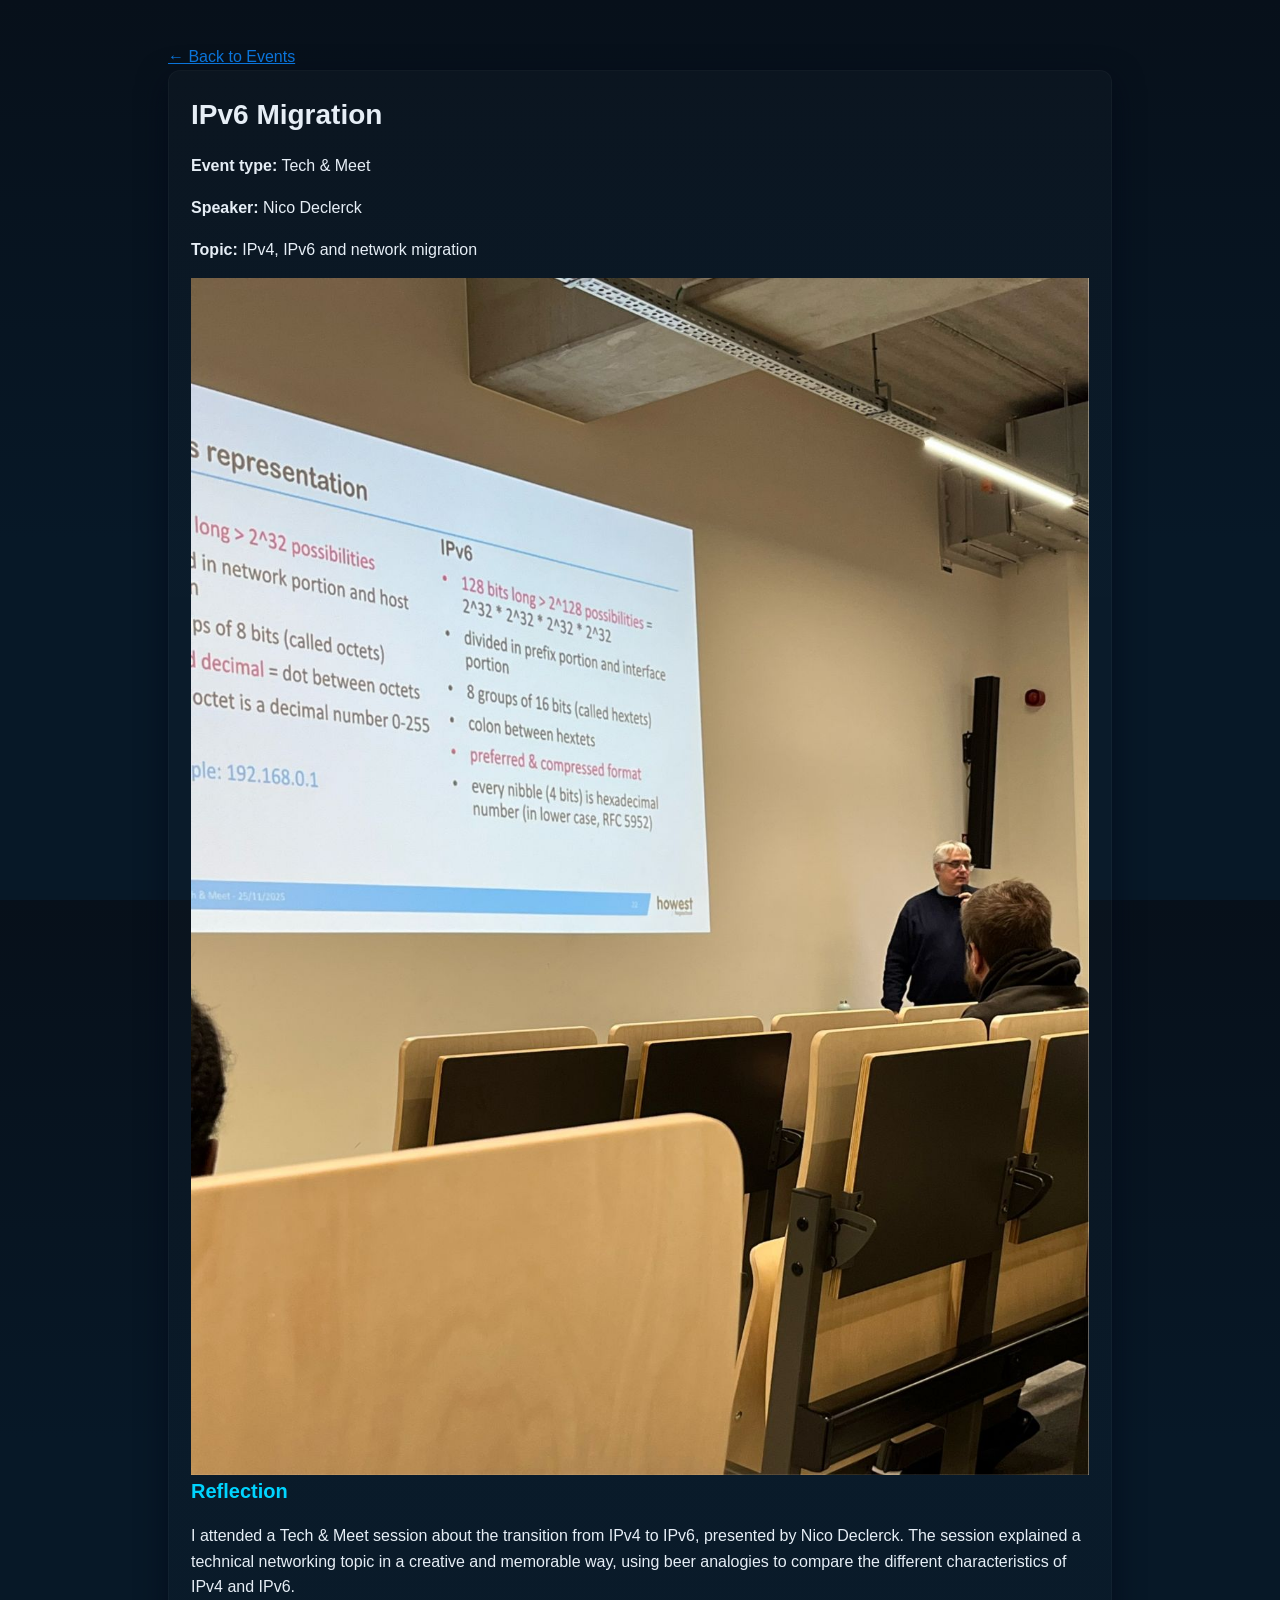
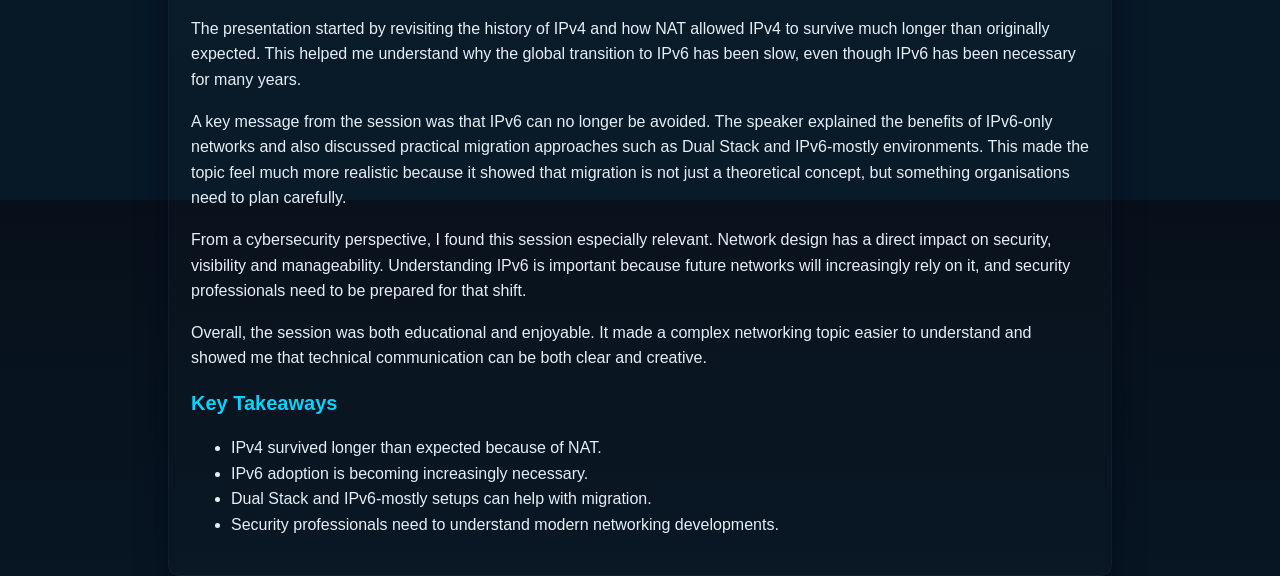
<file: ipv6-techmeet.html>
<!DOCTYPE html>
<html>

<head>
<meta charset="utf-8">
<title>IPv6 Tech & Meet</title>
<meta name="viewport" content="width=device-width, initial-scale=1">
<link rel="stylesheet" href="assets/css/style.css">
</head>

<body>

<div class="container">

<a href="events.html">← Back to Events</a>

<div class="card">

<h1>IPv6 Migration</h1>

<p><strong>Event type:</strong> Tech & Meet</p>
<p><strong>Speaker:</strong> Nico Declerck</p>
<p><strong>Topic:</strong> IPv4, IPv6 and network migration</p>

<img src="images/ipv6.jpg" alt="Photo from IPv6 Tech & Meet">

<h2>Reflection</h2>

<p>
I attended a Tech & Meet session about the transition from IPv4 to IPv6, presented by Nico Declerck. The session explained a technical networking topic in a creative and memorable way, using beer analogies to compare the different characteristics of IPv4 and IPv6.
</p>

<p>
The presentation started by revisiting the history of IPv4 and how NAT allowed IPv4 to survive much longer than originally expected. This helped me understand why the global transition to IPv6 has been slow, even though IPv6 has been necessary for many years.
</p>

<p>
A key message from the session was that IPv6 can no longer be avoided. The speaker explained the benefits of IPv6-only networks and also discussed practical migration approaches such as Dual Stack and IPv6-mostly environments. This made the topic feel much more realistic because it showed that migration is not just a theoretical concept, but something organisations need to plan carefully.
</p>

<p>
From a cybersecurity perspective, I found this session especially relevant. Network design has a direct impact on security, visibility and manageability. Understanding IPv6 is important because future networks will increasingly rely on it, and security professionals need to be prepared for that shift.
</p>

<p>
Overall, the session was both educational and enjoyable. It made a complex networking topic easier to understand and showed me that technical communication can be both clear and creative.
</p>

<h2>Key Takeaways</h2>
<ul>
<li>IPv4 survived longer than expected because of NAT.</li>
<li>IPv6 adoption is becoming increasingly necessary.</li>
<li>Dual Stack and IPv6-mostly setups can help with migration.</li>
<li>Security professionals need to understand modern networking developments.</li>
</ul>

</div>

</body>
</html>
</file>
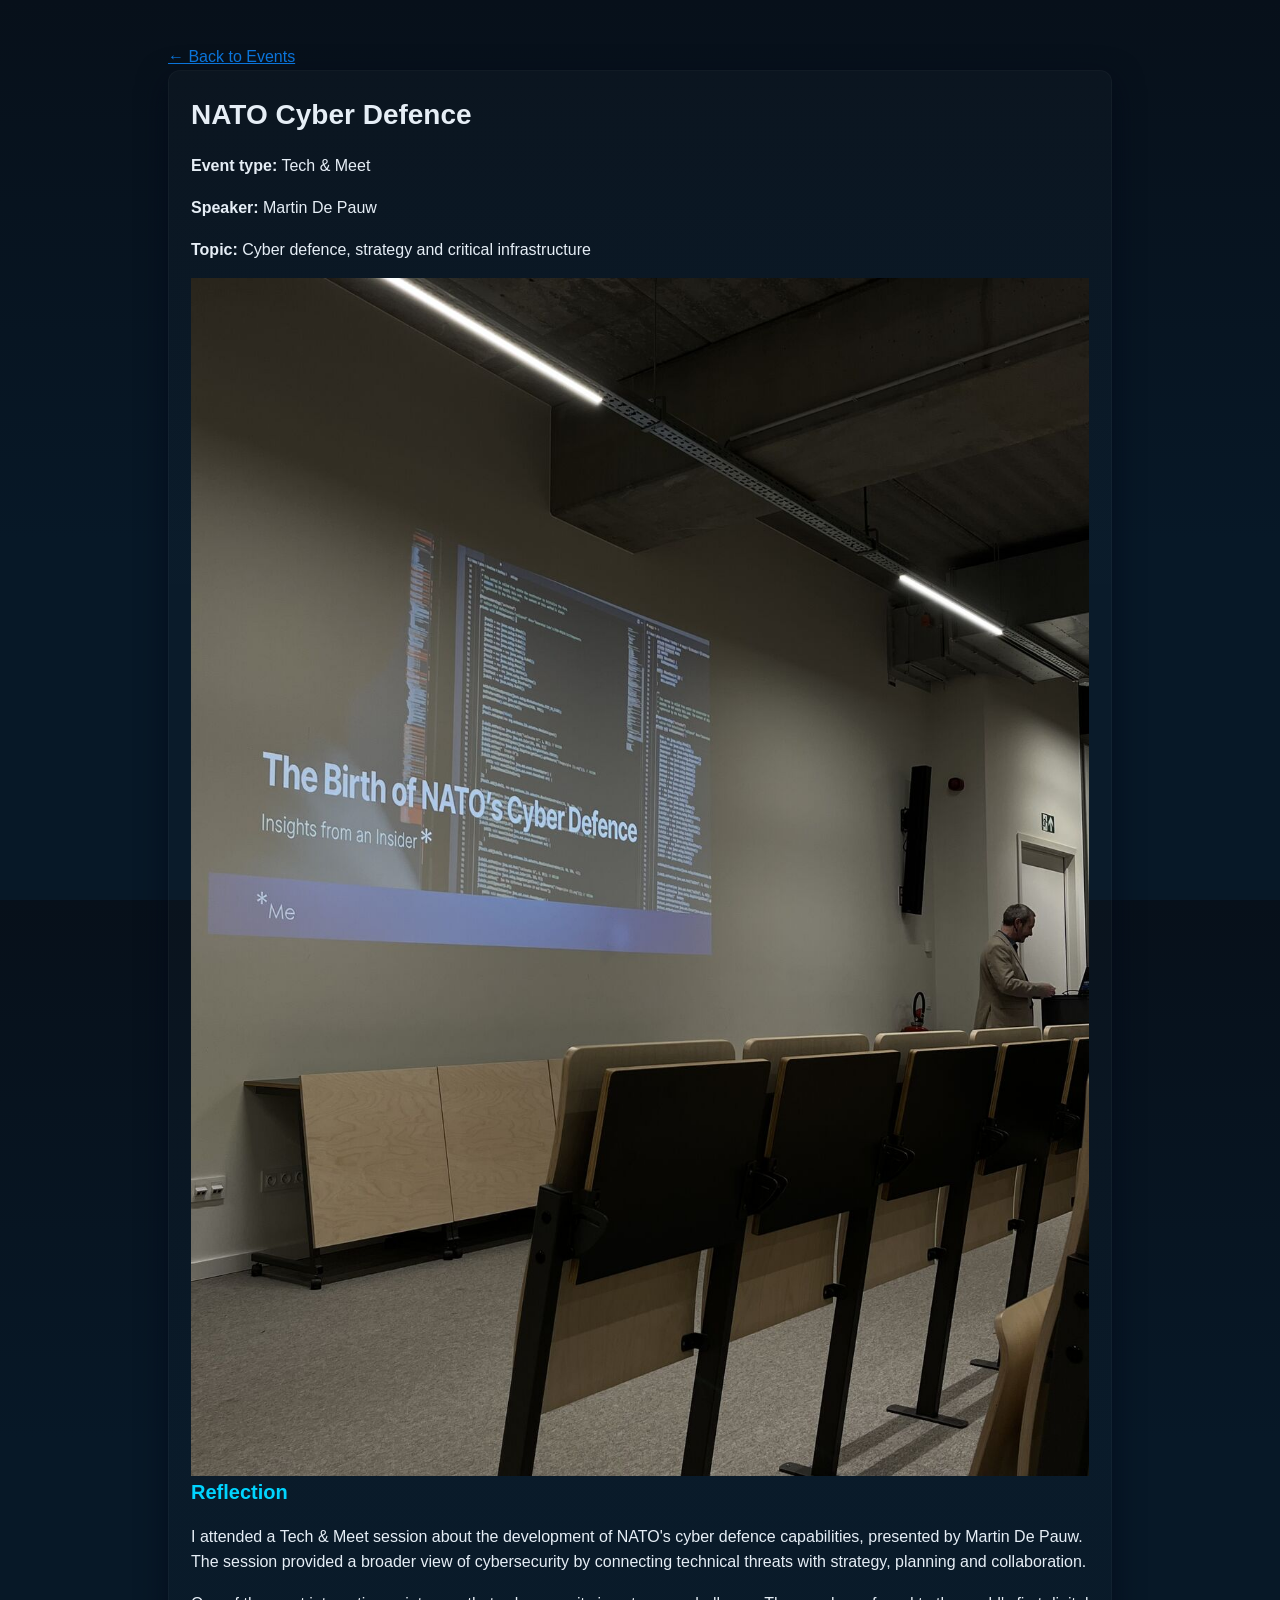
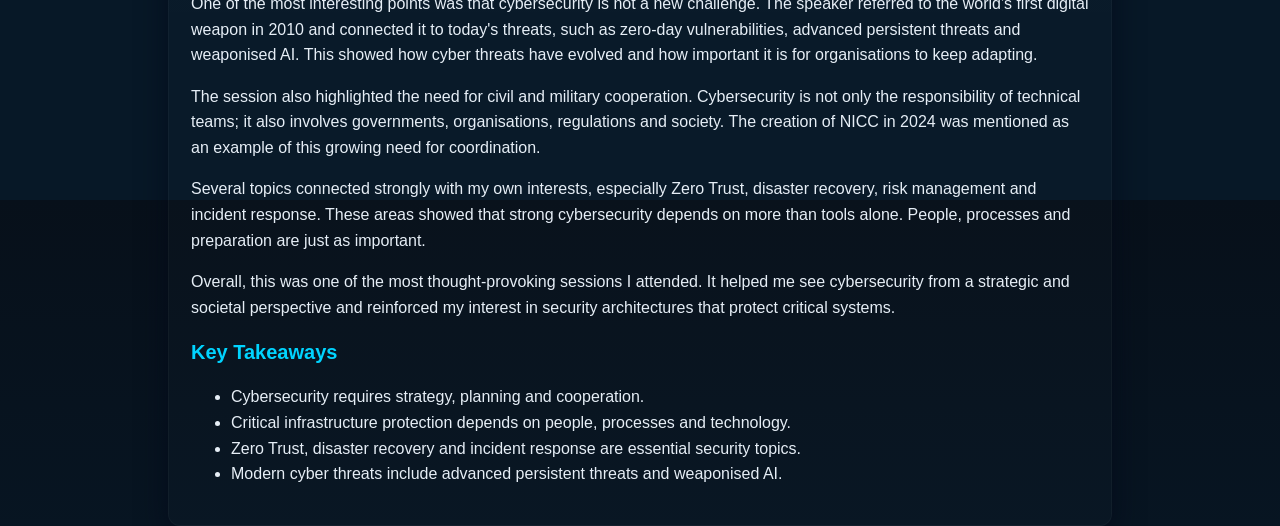
<file: nato-cyber-defence.html>
<!DOCTYPE html>
<html>

<head>
<meta charset="utf-8">
<title>NATO Cyber Defence</title>
<meta name="viewport" content="width=device-width, initial-scale=1">
<link rel="stylesheet" href="assets/css/style.css">
</head>

<body>

<div class="container">

<a href="events.html">← Back to Events</a>

<div class="card">

<h1>NATO Cyber Defence</h1>

<p><strong>Event type:</strong> Tech & Meet</p>
<p><strong>Speaker:</strong> Martin De Pauw</p>
<p><strong>Topic:</strong> Cyber defence, strategy and critical infrastructure</p>

<img src="images/nato.jpg" alt="Photo from NATO Cyber Defence Tech & Meet">

<h2>Reflection</h2>

<p>
I attended a Tech & Meet session about the development of NATO's cyber defence capabilities, presented by Martin De Pauw. The session provided a broader view of cybersecurity by connecting technical threats with strategy, planning and collaboration.
</p>

<p>
One of the most interesting points was that cybersecurity is not a new challenge. The speaker referred to the world's first digital weapon in 2010 and connected it to today's threats, such as zero-day vulnerabilities, advanced persistent threats and weaponised AI. This showed how cyber threats have evolved and how important it is for organisations to keep adapting.
</p>

<p>
The session also highlighted the need for civil and military cooperation. Cybersecurity is not only the responsibility of technical teams; it also involves governments, organisations, regulations and society. The creation of NICC in 2024 was mentioned as an example of this growing need for coordination.
</p>

<p>
Several topics connected strongly with my own interests, especially Zero Trust, disaster recovery, risk management and incident response. These areas showed that strong cybersecurity depends on more than tools alone. People, processes and preparation are just as important.
</p>

<p>
Overall, this was one of the most thought-provoking sessions I attended. It helped me see cybersecurity from a strategic and societal perspective and reinforced my interest in security architectures that protect critical systems.
</p>

<h2>Key Takeaways</h2>
<ul>
<li>Cybersecurity requires strategy, planning and cooperation.</li>
<li>Critical infrastructure protection depends on people, processes and technology.</li>
<li>Zero Trust, disaster recovery and incident response are essential security topics.</li>
<li>Modern cyber threats include advanced persistent threats and weaponised AI.</li>
</ul>

</div>

</body>
</html>
</file>
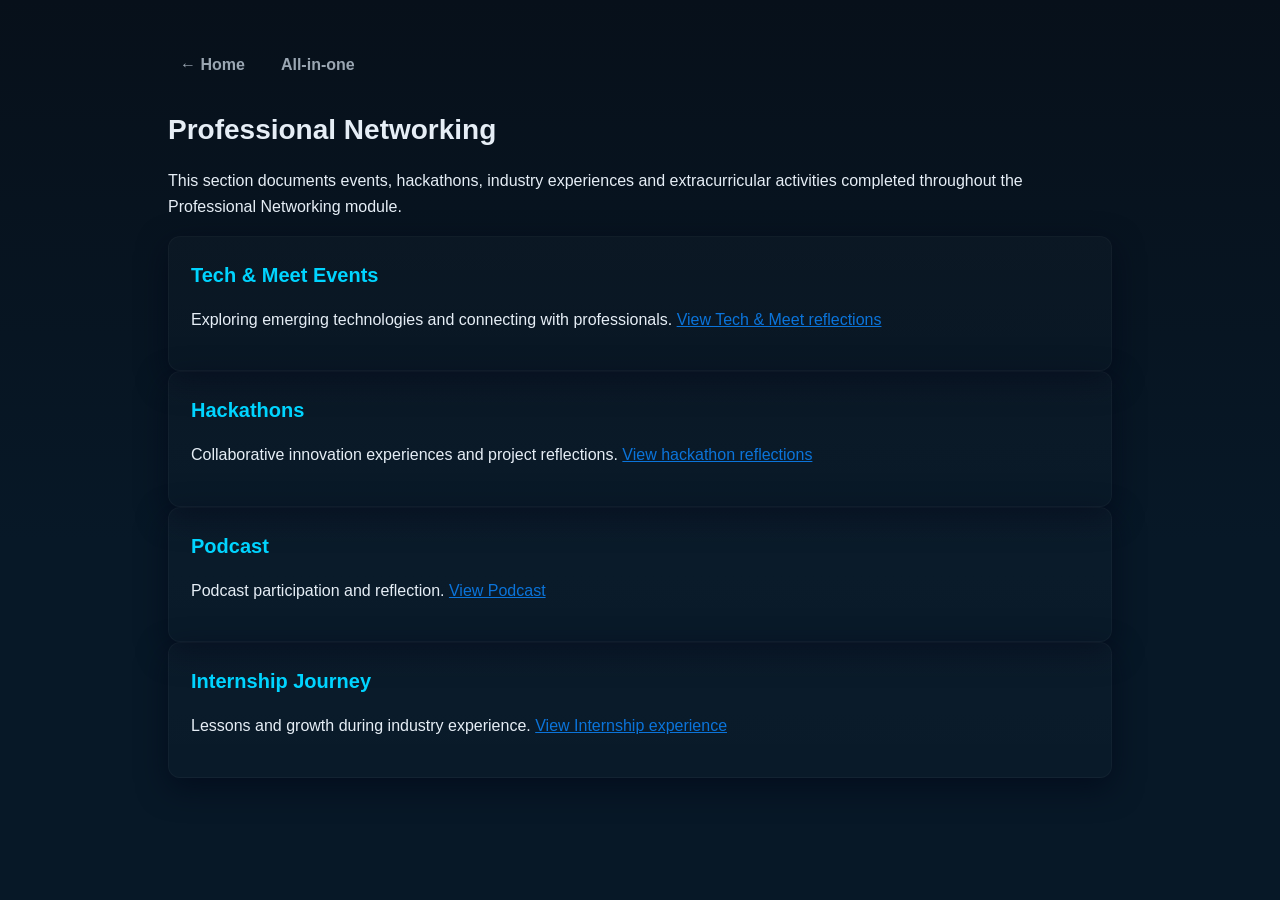
<file: networking.html>
<!DOCTYPE html>

<html>

<head>
<meta charset="utf-8">
<title>Professional Networking</title>
<meta name="viewport" content="width=device-width, initial-scale=1">
<link rel="stylesheet" href="assets/css/style.css">
</head>

<body>

<div class="container">

<nav>
<a href="index.html">← Home</a>
<a href="all-in-one.html">All-in-one</a>
</nav>

<h1>Professional Networking</h1>

<p>
This section documents events, hackathons, industry experiences and extracurricular activities completed throughout the Professional Networking module.
</p>

<div class="card">

<h2>Tech & Meet Events</h2>

<p>
Exploring emerging technologies and connecting with professionals.
  <a href="events.html">View Tech & Meet reflections</a>
</p>

</div>

<div class="card">

<h2>Hackathons</h2>

<p>
Collaborative innovation experiences and project reflections.
  <a href="hackathons.html">View hackathon reflections</a>
</p>

</div>

<div class="card">

<h2>Podcast</h2>

<p>
Podcast participation and reflection.
<a href="https://open.spotify.com/episode/7Dmo9uKSsc4mis1ReJtAm8?si=hdNB8W_BTPOSrt_TTOTvhQ" target="_blank">
View Podcast
</a>
</p>

</div>

<div class="card">

<h2>Internship Journey</h2>

<p>
Lessons and growth during industry experience.
  <a href="  https://www.linkedin.com/posts/ruvarashe-mabhiza_last-week-i-wrapped-up-my-internship-at-activity-7458168931854307329-TcMK?utm_source=share&utm_medium=member_desktop&rcm=ACoAADZi1asBGDJPBAZfHiiNHUAujslJ48XlD4U
" target="_blank">
 View Internship experience
</a>
</p>

</div>

</body>

</html>
</file>
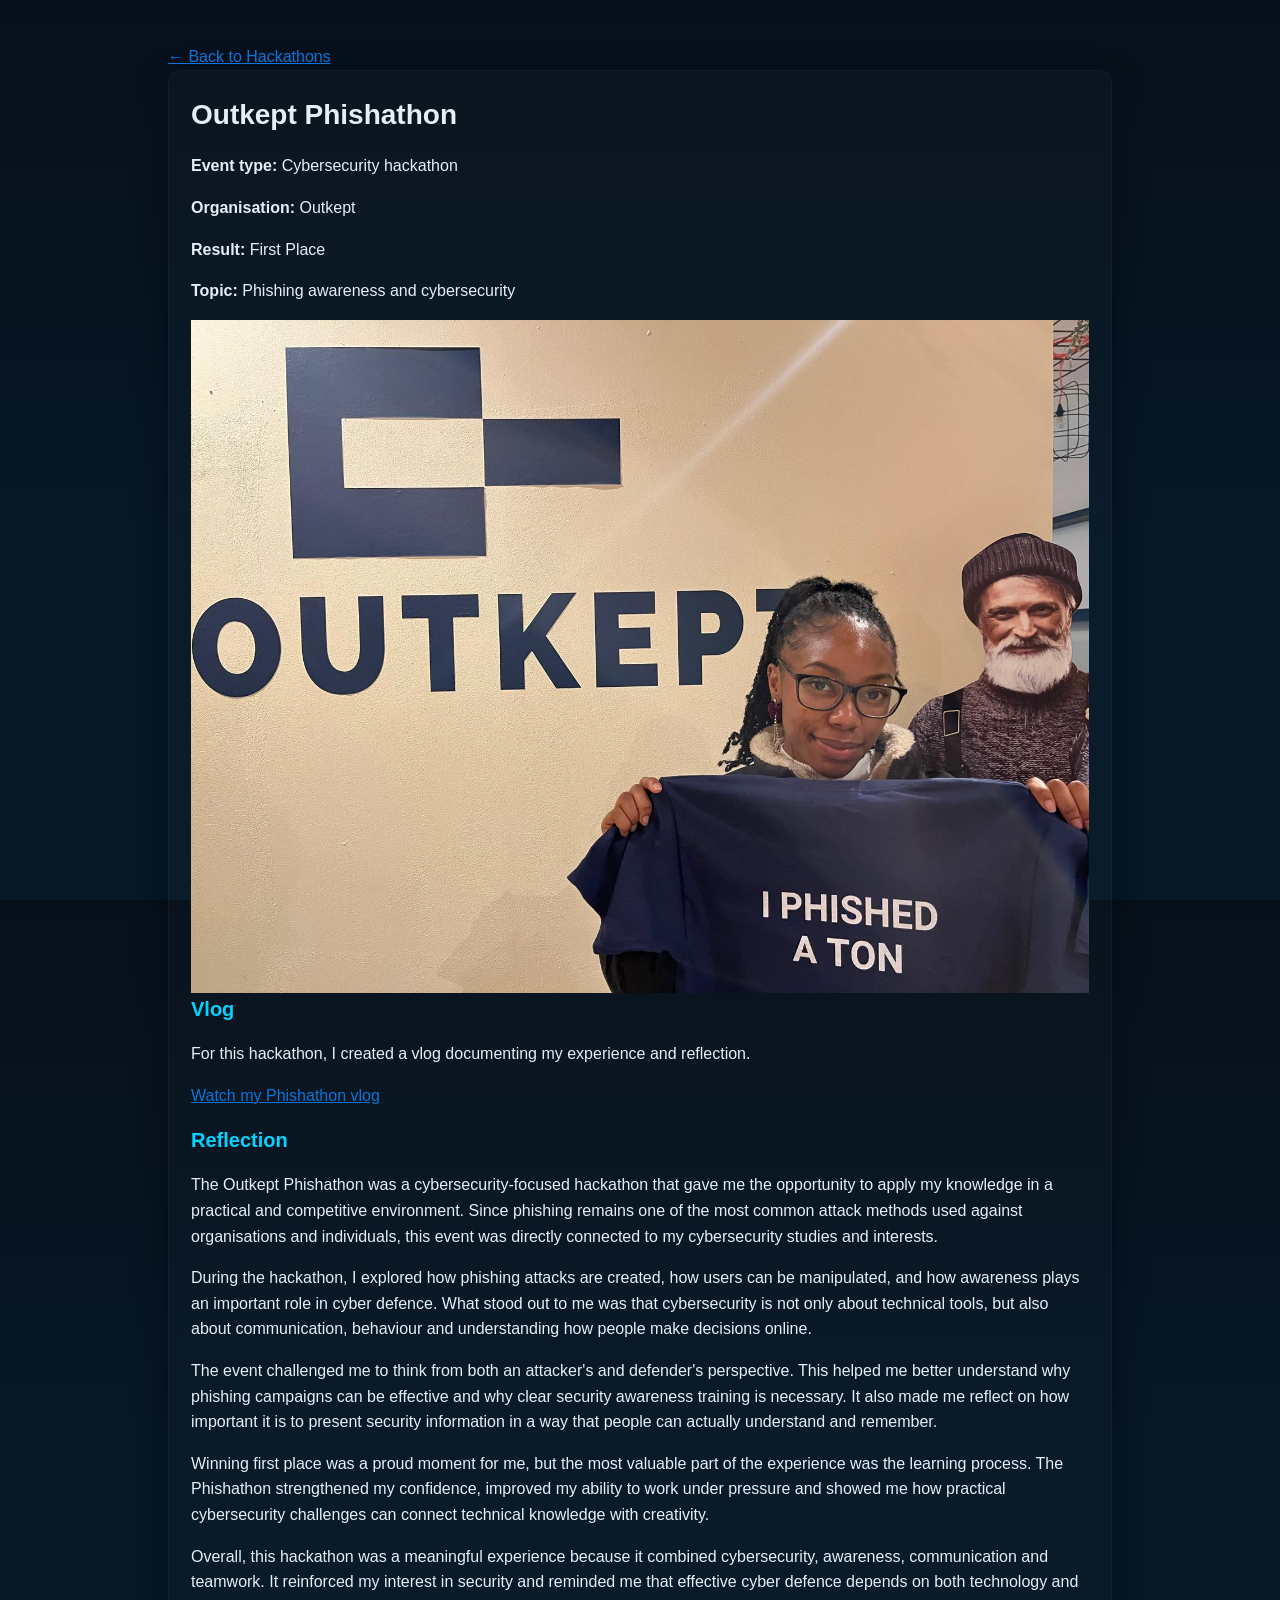
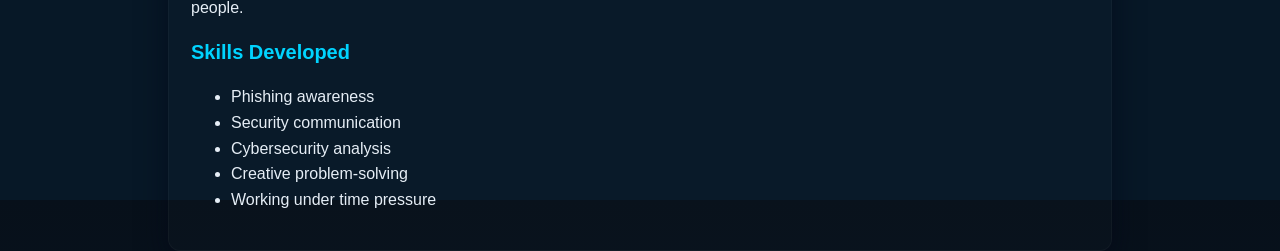
<file: phishathon.html>
<!DOCTYPE html>
<html>

<head>
<meta charset="utf-8">
<title>Outkept Phishathon</title>
<meta name="viewport" content="width=device-width, initial-scale=1">
<link rel="stylesheet" href="assets/css/style.css">
</head>

<body>

<div class="container">

<a href="hackathons.html">← Back to Hackathons</a>

<div class="card">

<h1>Outkept Phishathon</h1>

<p><strong>Event type:</strong> Cybersecurity hackathon</p>
<p><strong>Organisation:</strong> Outkept</p>
<p><strong>Result:</strong> First Place</p>
<p><strong>Topic:</strong> Phishing awareness and cybersecurity</p>

<img src="images/phishathon.jpeg" alt="Photo from the Outkept Phishathon">

<h2>Vlog</h2>

<p>
For this hackathon, I created a vlog documenting my experience and reflection.
</p>

<p>
<a href="https://www.linkedin.com/posts/ruvarashe-mabhiza_phishathon2025-cybersecurity-ethicalhacking-activity-7392537869447286784-b84B?utm_source=share&utm_medium=member_desktop&rcm=ACoAADZi1asBGDJPBAZfHiiNHUAujslJ48XlD4U" target="_blank">Watch my Phishathon vlog</a>
</p>

<h2>Reflection</h2>

<p>
The Outkept Phishathon was a cybersecurity-focused hackathon that gave me the opportunity to apply my knowledge in a practical and competitive environment. Since phishing remains one of the most common attack methods used against organisations and individuals, this event was directly connected to my cybersecurity studies and interests.
</p>

<p>
During the hackathon, I explored how phishing attacks are created, how users can be manipulated, and how awareness plays an important role in cyber defence. What stood out to me was that cybersecurity is not only about technical tools, but also about communication, behaviour and understanding how people make decisions online.
</p>

<p>
The event challenged me to think from both an attacker's and defender's perspective. This helped me better understand why phishing campaigns can be effective and why clear security awareness training is necessary. It also made me reflect on how important it is to present security information in a way that people can actually understand and remember.
</p>

<p>
Winning first place was a proud moment for me, but the most valuable part of the experience was the learning process. The Phishathon strengthened my confidence, improved my ability to work under pressure and showed me how practical cybersecurity challenges can connect technical knowledge with creativity.
</p>

<p>
Overall, this hackathon was a meaningful experience because it combined cybersecurity, awareness, communication and teamwork. It reinforced my interest in security and reminded me that effective cyber defence depends on both technology and people.
</p>

<h2>Skills Developed</h2>
<ul>
<li>Phishing awareness</li>
<li>Security communication</li>
<li>Cybersecurity analysis</li>
<li>Creative problem-solving</li>
<li>Working under time pressure</li>
</ul>

</div>

</body>
</html>
</file>
<file: assets/css/style.css>
/* Techy professional theme — KEEP font-family as Arial per request */
:root{
  --bg: #0f1724; /* deep navy */
  --panel: #0b1220; /* dark card */
  --muted: #9aa6b2;
  --text: #e6eef6;
  --accent: #0b74da; /* electric blue */
  --accent-2: #00d4ff; /* cyan */
  --glass: rgba(255,255,255,0.03);
  --radius: 12px;
}
*{box-sizing:border-box}
html,body{height:100%}
body{
  margin:0;
  background: linear-gradient(180deg, #07101a 0%, #071827 60%);
  color:var(--text);
  font-family: Arial, sans-serif;
  -webkit-font-smoothing:antialiased;
  -moz-osx-font-smoothing:grayscale;
  width:100%;
  display:flex;
  justify-content:center;
  overflow-x:hidden;
  line-height:1.6;
}
.container{max-width:1000px;width:100%;padding:44px 28px}
nav{display:flex;flex-wrap:wrap;gap:12px;align-items:center;margin-bottom:22px}
nav a{color:var(--muted);text-decoration:none;padding:8px 12px;border-radius:10px;font-weight:700;transition:all .18s ease}
nav a:hover{color:var(--accent);transform:translateY(-3px);background:rgba(11,116,218,0.06)}
h1,h2{color:var(--text);margin:0 0 10px 0}
h1{font-size:28px}
h2{font-size:20px;color:var(--accent-2)}
.card{background:linear-gradient(180deg, rgba(255,255,255,0.02), rgba(255,255,255,0.01));padding:22px;border-radius:var(--radius);box-shadow:0 10px 30px rgba(2,6,23,0.6);border:1px solid rgba(255,255,255,0.03);}
.hero{display:flex;gap:28px;align-items:center;padding:26px;border-radius:var(--radius);background:linear-gradient(90deg, rgba(11,116,218,0.03), rgba(0,212,255,0.02));}
.hero img{width:200px;height:200px;object-fit:cover;border-radius:999px;border:2px solid rgba(255,255,255,0.04)}
img{max-width:100%;height:auto;display:block}
.grid{display:grid;grid-template-columns:repeat(auto-fit,minmax(220px,1fr));gap:18px;margin-top:18px}
.badge{display:inline-block;background:rgba(11,116,218,0.06);padding:7px 12px;border-radius:999px;color:var(--accent-2);margin:6px;font-weight:700}
a{color:var(--accent);}
.btn{display:inline-block;background:var(--accent);color:#fff;padding:10px 14px;border-radius:10px;text-decoration:none;font-weight:700}
/* subtle glass underline */
.underline{background:linear-gradient(90deg,var(--accent),var(--accent-2));height:3px;border-radius:3px;margin:16px 0}
/* Transitions */
*{transition:all .24s cubic-bezier(.2,.9,.2,1)}
.card,input,button,nav a{transition:transform .18s ease,box-shadow .18s ease}
.card:hover{transform:translateY(-6px);box-shadow:0 18px 40px rgba(2,6,23,0.6)}
nav a:active, .btn:active{transform:translateY(0)}
/* Reveal animations */
.reveal{opacity:0;transform:translateY(12px) scale(.995);transition:opacity .64s ease,transform .64s cubic-bezier(.2,.9,.2,1);will-change:opacity,transform}
.reveal.active{opacity:1;transform:none}
/* small utilities */
.text-muted{color:var(--muted)}
@media(max-width:760px){
  .hero{flex-direction:column;text-align:center;padding:20px}
  .hero img{width:160px;height:160px}
  .container{padding:28px 18px}
  nav{gap:8px}
  nav a{padding:8px 10px}
  .card{padding:18px}
  .grid{grid-template-columns:1fr}
  h1{font-size:24px}
  h2{font-size:18px}
}
:focus{outline:2px solid rgba(11,116,218,0.12);outline-offset:3px}
</file>
